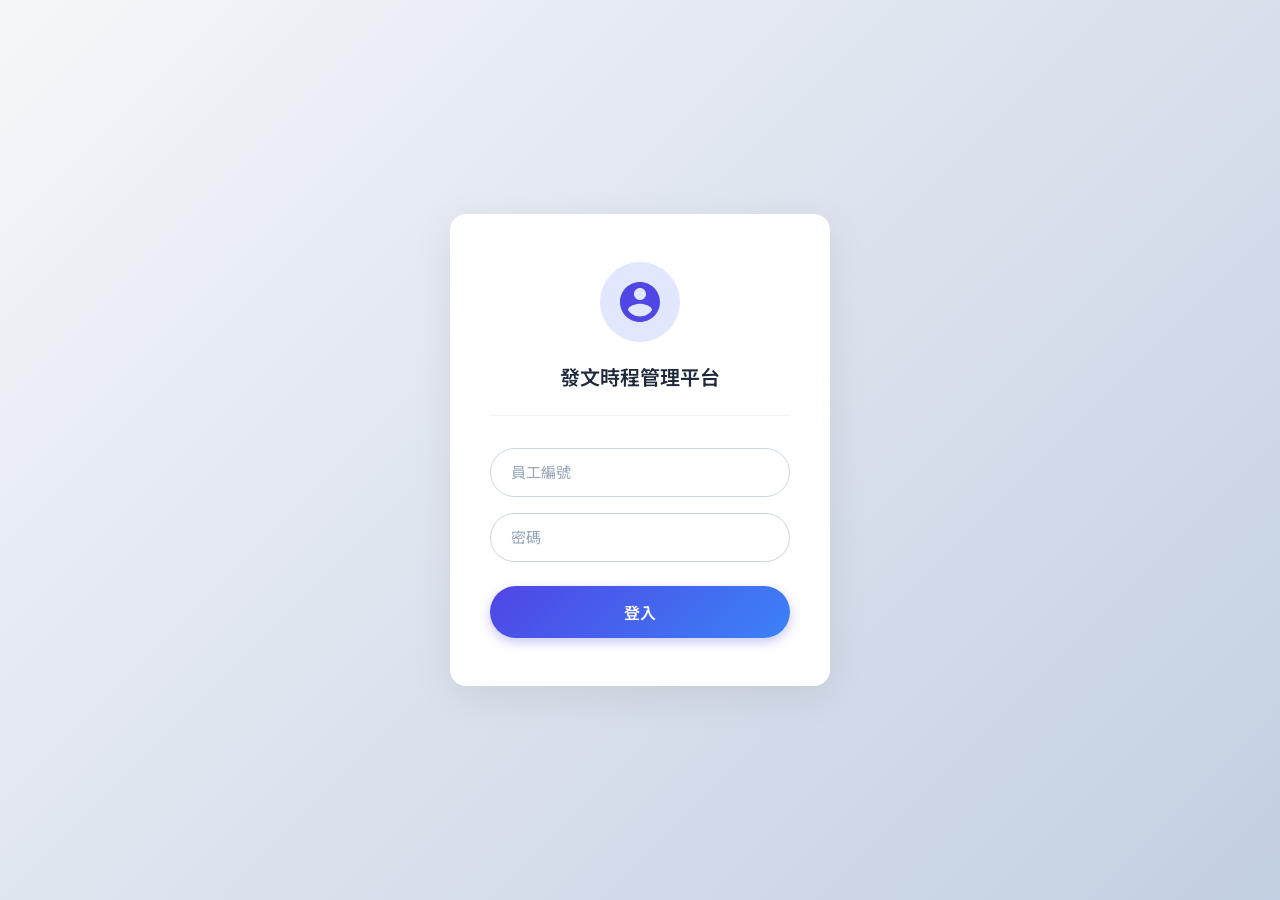
<file: index-test.html>
<!DOCTYPE html>
<html lang="zh-Hant">
<head>
<meta charset="UTF-8">
<meta name="viewport" content="width=device-width, initial-scale=1.0, maximum-scale=1.0, user-scalable=no">
<title>發文時程管理平台</title>

<link rel="stylesheet" href="style.css">
</head>

<body>
    <div id="app"></div>
    <script>
      window.onerror = function(msg, url, line) {
        document.getElementById('app').innerHTML = '<div style="color:red;font-size:24px;padding:20px;">Error: ' + msg + '<br>Line: ' + line + '</div>';
      };
    </script>
    <!-- Sync Indicator -->
<div id="syncIndicator" class="sync-indicator hidden">
  <div class="sync-spinner"></div>
  <span id="syncText">同步中...</span>
</div>

<!-- Fullscreen Loader -->
<div id="fullScreenLoader" class="fullscreen-loader hidden">
  <div class="fs-spinner"></div>
  <div id="fsLoaderText" class="fs-text">系統載入中...</div>
</div>

<!-- Login Screen -->
<div id="loginModal" class="login-screen hidden">
  <div class="login-box clean-style">
    <div class="login-avatar">
      <svg viewBox="0 0 24 24" fill="currentColor">
        <path d="M12 2C6.48 2 2 6.48 2 12s4.48 10 10 10 10-4.48 10-10S17.52 2 12 2zm0 3c1.66 0 3 1.34 3 3s-1.34 3-3 3-3-1.34-3-3 1.34-3 3-3zm0 14.2c-2.5 0-4.71-1.28-6-3.22.03-1.99 4-3.08 6-3.08 1.99 0 5.97 1.09 6 3.08-1.29 1.94-3.5 3.22-6 3.22z"></path>
      </svg>
    </div>
    <div class="login-title">發文時程管理平台</div>
    <div class="login-divider"></div>
    
    <div class="login-input-group">
      <input type="text" id="loginAccount" class="pill-input" placeholder="員工編號">
      <input type="password" id="loginPassword" class="pill-input" placeholder="密碼">
    </div>
    
    <div id="loginError" class="login-error hidden">帳號或密碼錯誤</div>
    <button id="loginBtn" class="btn pill-btn">登入</button>
  </div>
</div>

<script src="app-test.js"></script>
</body>
</html>
</file>
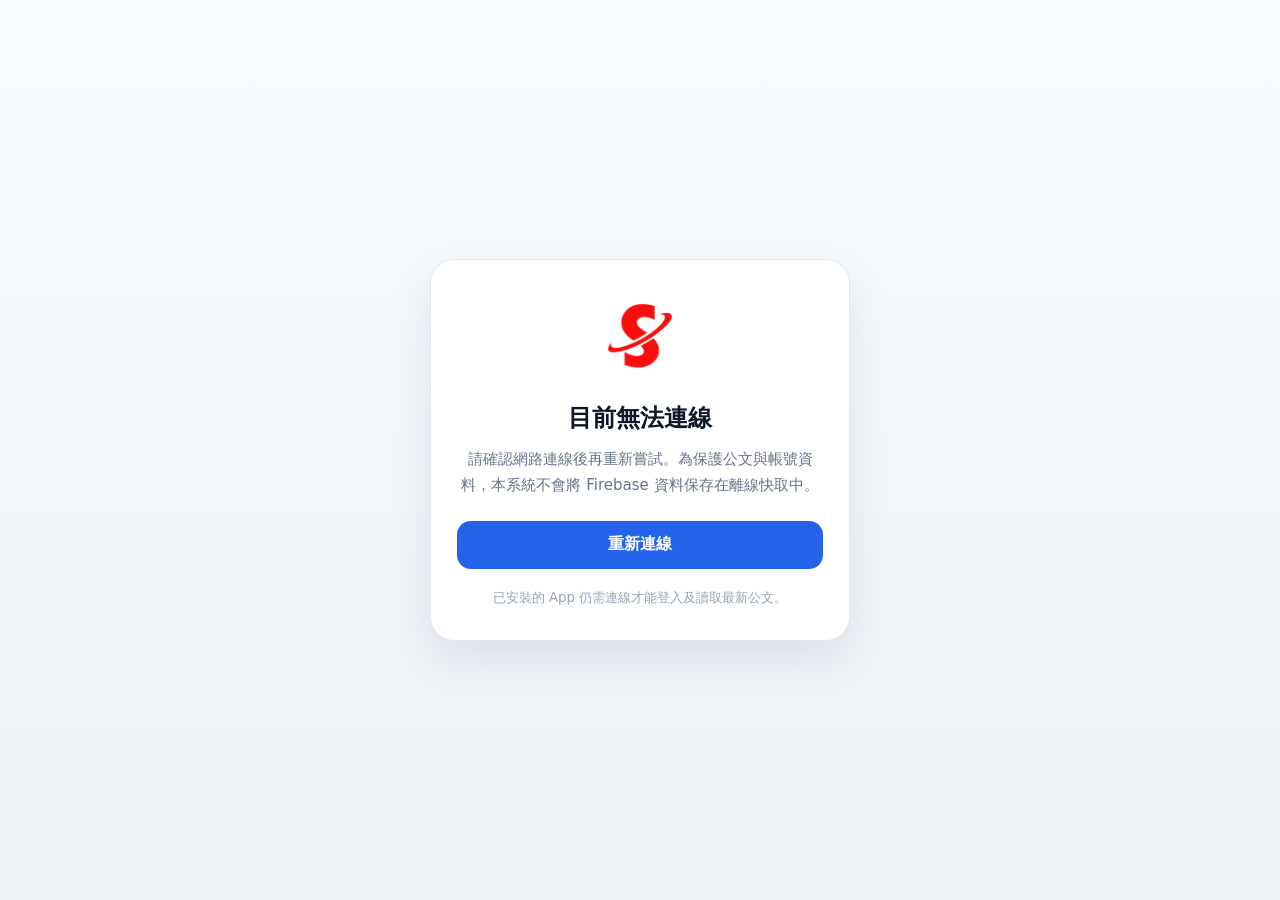
<file: offline.html>
<!doctype html>
<html lang="zh-Hant">
<head>
  <meta charset="utf-8">
  <meta name="viewport" content="width=device-width,initial-scale=1,viewport-fit=cover">
  <meta name="theme-color" content="#ffffff">
  <title>目前無法連線｜發文時程管理平台</title>
  <style>
    *{box-sizing:border-box}body{margin:0;min-height:100vh;min-height:100dvh;display:grid;place-items:center;padding:24px;background:linear-gradient(180deg,#f8fbff,#eef2f7);font-family:"Noto Sans TC",system-ui,sans-serif;color:#0f172a}.offline-card{width:min(100%,420px);padding:32px 26px;text-align:center;background:#fff;border:1px solid #e2e8f0;border-radius:24px;box-shadow:0 18px 45px rgba(15,23,42,.09)}img{width:88px;height:88px;border-radius:22px;margin-bottom:18px}h1{margin:0 0 12px;font-size:24px}p{margin:0 0 22px;color:#64748b;line-height:1.75;font-size:15px}button{width:100%;min-height:48px;border:0;border-radius:14px;background:#2563eb;color:#fff;font-size:16px;font-weight:700;cursor:pointer}small{display:block;margin-top:18px;color:#94a3b8;line-height:1.6}
  </style>
</head>
<body>
  <main class="offline-card">
    <img src="assets/icons/app-icon-white-192.png" alt="發文時程管理平台">
    <h1>目前無法連線</h1>
    <p>請確認網路連線後再重新嘗試。為保護公文與帳號資料，本系統不會將 Firebase 資料保存在離線快取中。</p>
    <button type="button" onclick="location.reload()">重新連線</button>
    <small>已安裝的 App 仍需連線才能登入及讀取最新公文。</small>
  </main>
</body>
</html>
</file>
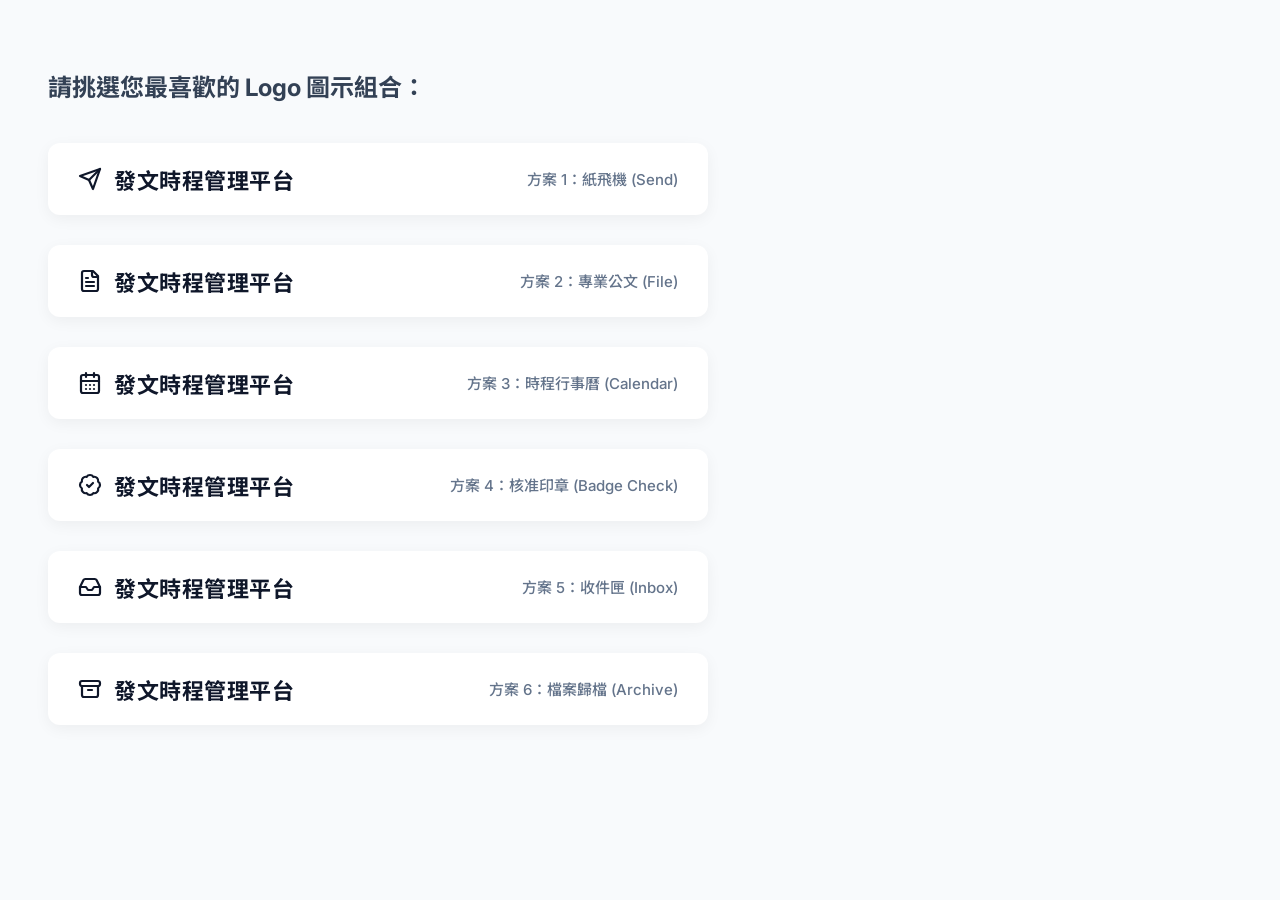
<file: preview-icons.html>
<!DOCTYPE html>
<html lang="zh-Hant">
<head>
<meta charset="UTF-8">
<meta name="viewport" content="width=device-width, initial-scale=1.0">
<title>Logo 圖示預覽</title>
<link href="https://fonts.googleapis.com/css2?family=Inter:wght@400;500;600;700&family=Noto+Sans+TC:wght@400;500;600;700&display=swap" rel="stylesheet">
<style>
  body {
    background-color: #f8fafc; /* 淺灰底色，模擬側邊欄 */
    font-family: "Inter", "Noto Sans TC", sans-serif;
    padding: 40px;
    display: flex;
    flex-direction: column;
    gap: 30px;
    color: #0f172a; /* 模擬修改後的深色 Logo */
  }
  .preview-card {
    background: white;
    padding: 20px 30px;
    border-radius: 12px;
    box-shadow: 0 4px 15px rgba(0,0,0,0.05);
    display: flex;
    align-items: center;
    justify-content: space-between;
    max-width: 600px;
  }
  .logo-mock {
    display: flex;
    align-items: center;
    gap: 12px;
    font-size: 22px;
    font-weight: 700;
    letter-spacing: 0.5px;
  }
  .desc {
    color: #64748b;
    font-size: 15px;
    font-weight: 500;
  }
  h2 {
    margin-bottom: 10px;
    color: #334155;
  }
</style>
</head>
<body>

  <h2>請挑選您最喜歡的 Logo 圖示組合：</h2>

  <div class="preview-card">
    <div class="logo-mock">
      <!-- 1. 紙飛機 -->
      <svg viewBox="0 0 24 24" fill="none" stroke="currentColor" stroke-linecap="round" stroke-linejoin="round" stroke-width="2.2" style="width: 24px; height: 24px;">
        <path d="m22 2-7 20-4-9-9-4Z"></path>
        <path d="M22 2 11 13"></path>
      </svg>
      發文時程管理平台
    </div>
    <div class="desc">方案 1：紙飛機 (Send)</div>
  </div>

  <div class="preview-card">
    <div class="logo-mock">
      <!-- 2. 專業公文 -->
      <svg viewBox="0 0 24 24" fill="none" stroke="currentColor" stroke-linecap="round" stroke-linejoin="round" stroke-width="2.2" style="width: 24px; height: 24px;">
        <path d="M15 2H6a2 2 0 0 0-2 2v16a2 2 0 0 0 2 2h12a2 2 0 0 0 2-2V7Z"></path>
        <path d="M14 2v4a2 2 0 0 0 2 2h4"></path>
        <path d="M10 9H8"></path>
        <path d="M16 13H8"></path>
        <path d="M16 17H8"></path>
      </svg>
      發文時程管理平台
    </div>
    <div class="desc">方案 2：專業公文 (File)</div>
  </div>

  <div class="preview-card">
    <div class="logo-mock">
      <!-- 3. 時程行事曆 -->
      <svg viewBox="0 0 24 24" fill="none" stroke="currentColor" stroke-linecap="round" stroke-linejoin="round" stroke-width="2.2" style="width: 24px; height: 24px;">
        <rect width="18" height="18" x="3" y="4" rx="2" ry="2"></rect>
        <line x1="16" x2="16" y1="2" y2="6"></line>
        <line x1="8" x2="8" y1="2" y2="6"></line>
        <line x1="3" x2="21" y1="10" y2="10"></line>
        <path d="M8 14h.01"></path>
        <path d="M12 14h.01"></path>
        <path d="M16 14h.01"></path>
        <path d="M8 18h.01"></path>
        <path d="M12 18h.01"></path>
        <path d="M16 18h.01"></path>
      </svg>
      發文時程管理平台
    </div>
    <div class="desc">方案 3：時程行事曆 (Calendar)</div>
  </div>

  <div class="preview-card">
    <div class="logo-mock">
      <!-- 4. 核准印章 -->
      <svg viewBox="0 0 24 24" fill="none" stroke="currentColor" stroke-linecap="round" stroke-linejoin="round" stroke-width="2.2" style="width: 24px; height: 24px;">
        <path d="M3.85 8.62a4 4 0 0 1 4.78-4.77 4 4 0 0 1 6.74 0 4 4 0 0 1 4.78 4.78 4 4 0 0 1 0 6.74 4 4 0 0 1-4.77 4.78 4 4 0 0 1-6.75 0 4 4 0 0 1-4.78-4.77 4 4 0 0 1 0-6.76Z"></path>
        <path d="m9 12 2 2 4-4"></path>
      </svg>
      發文時程管理平台
    </div>
    <div class="desc">方案 4：核准印章 (Badge Check)</div>
  </div>

  <div class="preview-card">
    <div class="logo-mock">
      <!-- 5. 收發件公文匣 -->
      <svg viewBox="0 0 24 24" fill="none" stroke="currentColor" stroke-linecap="round" stroke-linejoin="round" stroke-width="2.2" style="width: 24px; height: 24px;">
        <polyline points="22 12 16 12 14 15 10 15 8 12 2 12"></polyline>
        <path d="M5.45 5.11 2 12v6a2 2 0 0 0 2 2h16a2 2 0 0 0 2-2v-6l-3.45-6.89A2 2 0 0 0 16.76 4H7.24a2 2 0 0 0-1.79 1.11z"></path>
      </svg>
      發文時程管理平台
    </div>
    <div class="desc">方案 5：收件匣 (Inbox)</div>
  </div>

  <div class="preview-card">
    <div class="logo-mock">
      <!-- 6. 檔案歸檔 -->
      <svg viewBox="0 0 24 24" fill="none" stroke="currentColor" stroke-linecap="round" stroke-linejoin="round" stroke-width="2.2" style="width: 24px; height: 24px;">
        <rect width="20" height="5" x="2" y="4" rx="2"></rect>
        <path d="M4 9v9a2 2 0 0 0 2 2h12a2 2 0 0 0 2-2V9"></path>
        <path d="M10 13h4"></path>
      </svg>
      發文時程管理平台
    </div>
    <div class="desc">方案 6：檔案歸檔 (Archive)</div>
  </div>

</body>
</html>
</file>
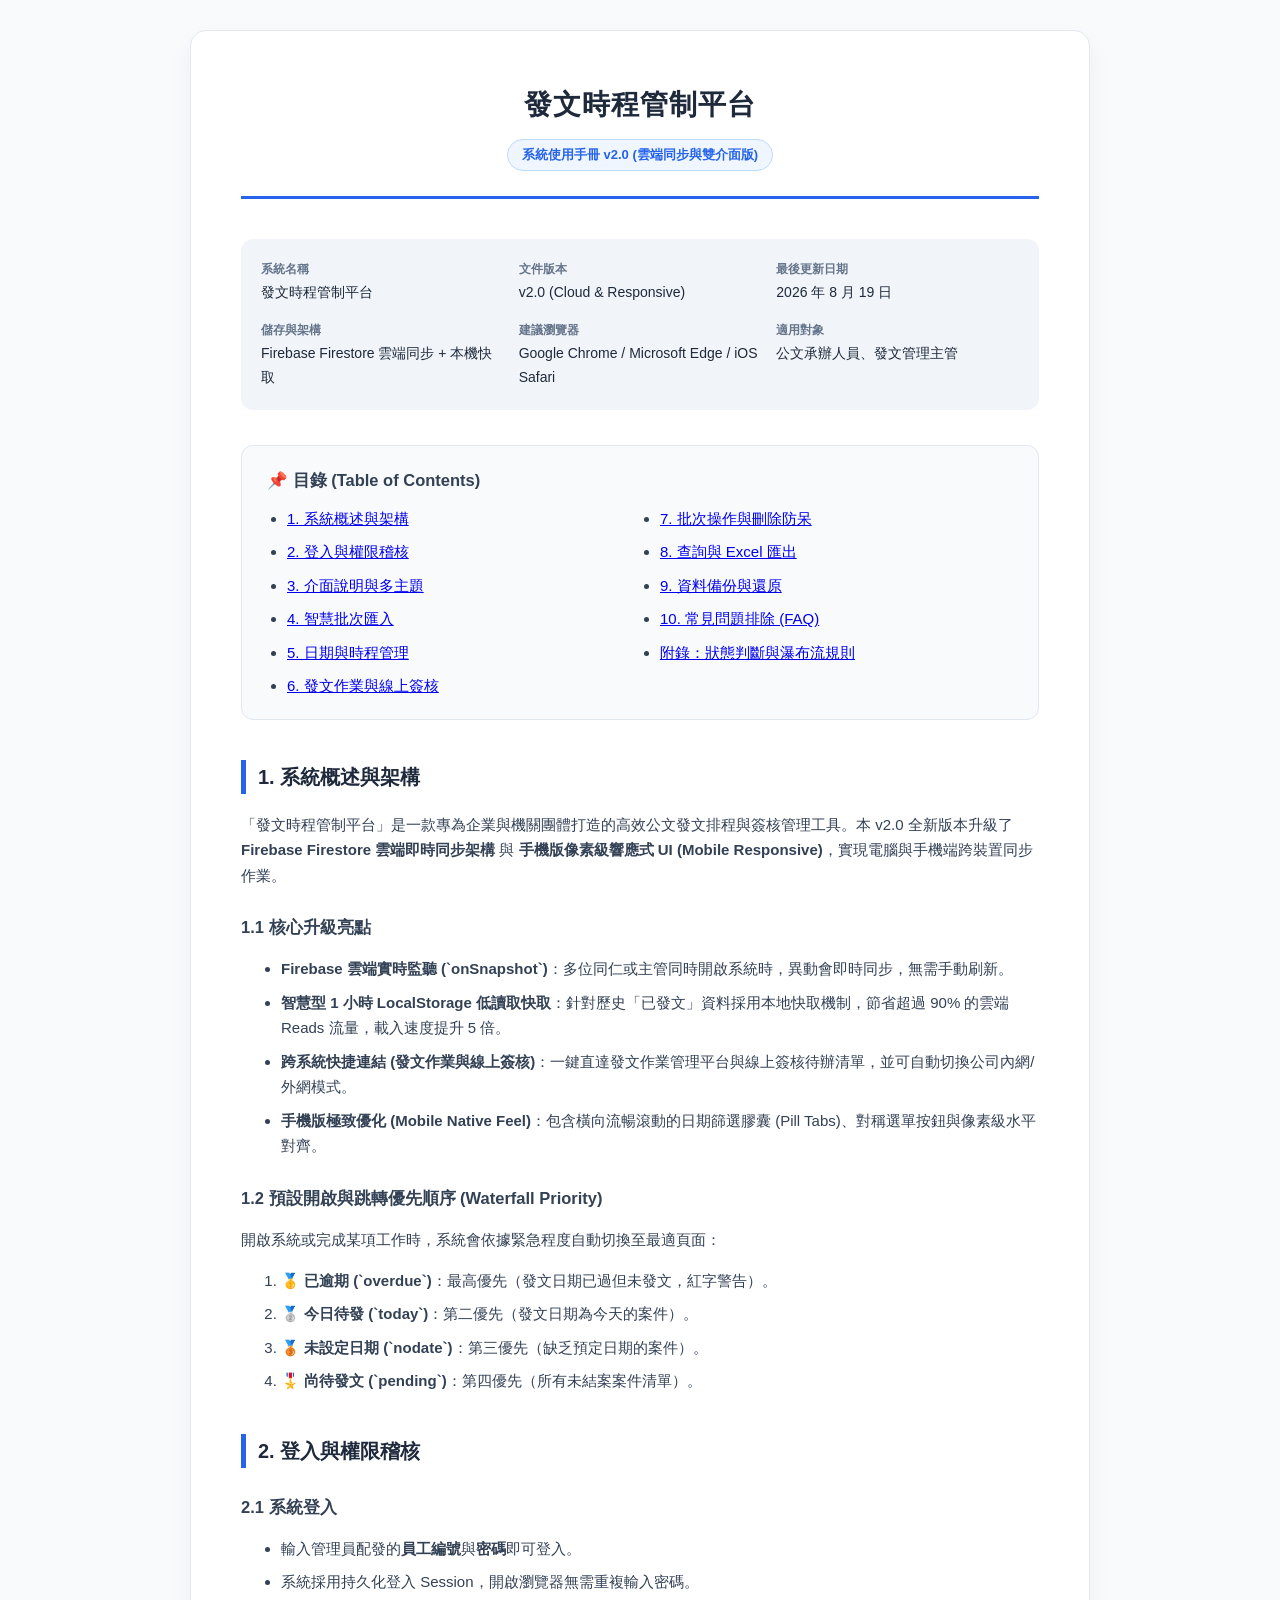
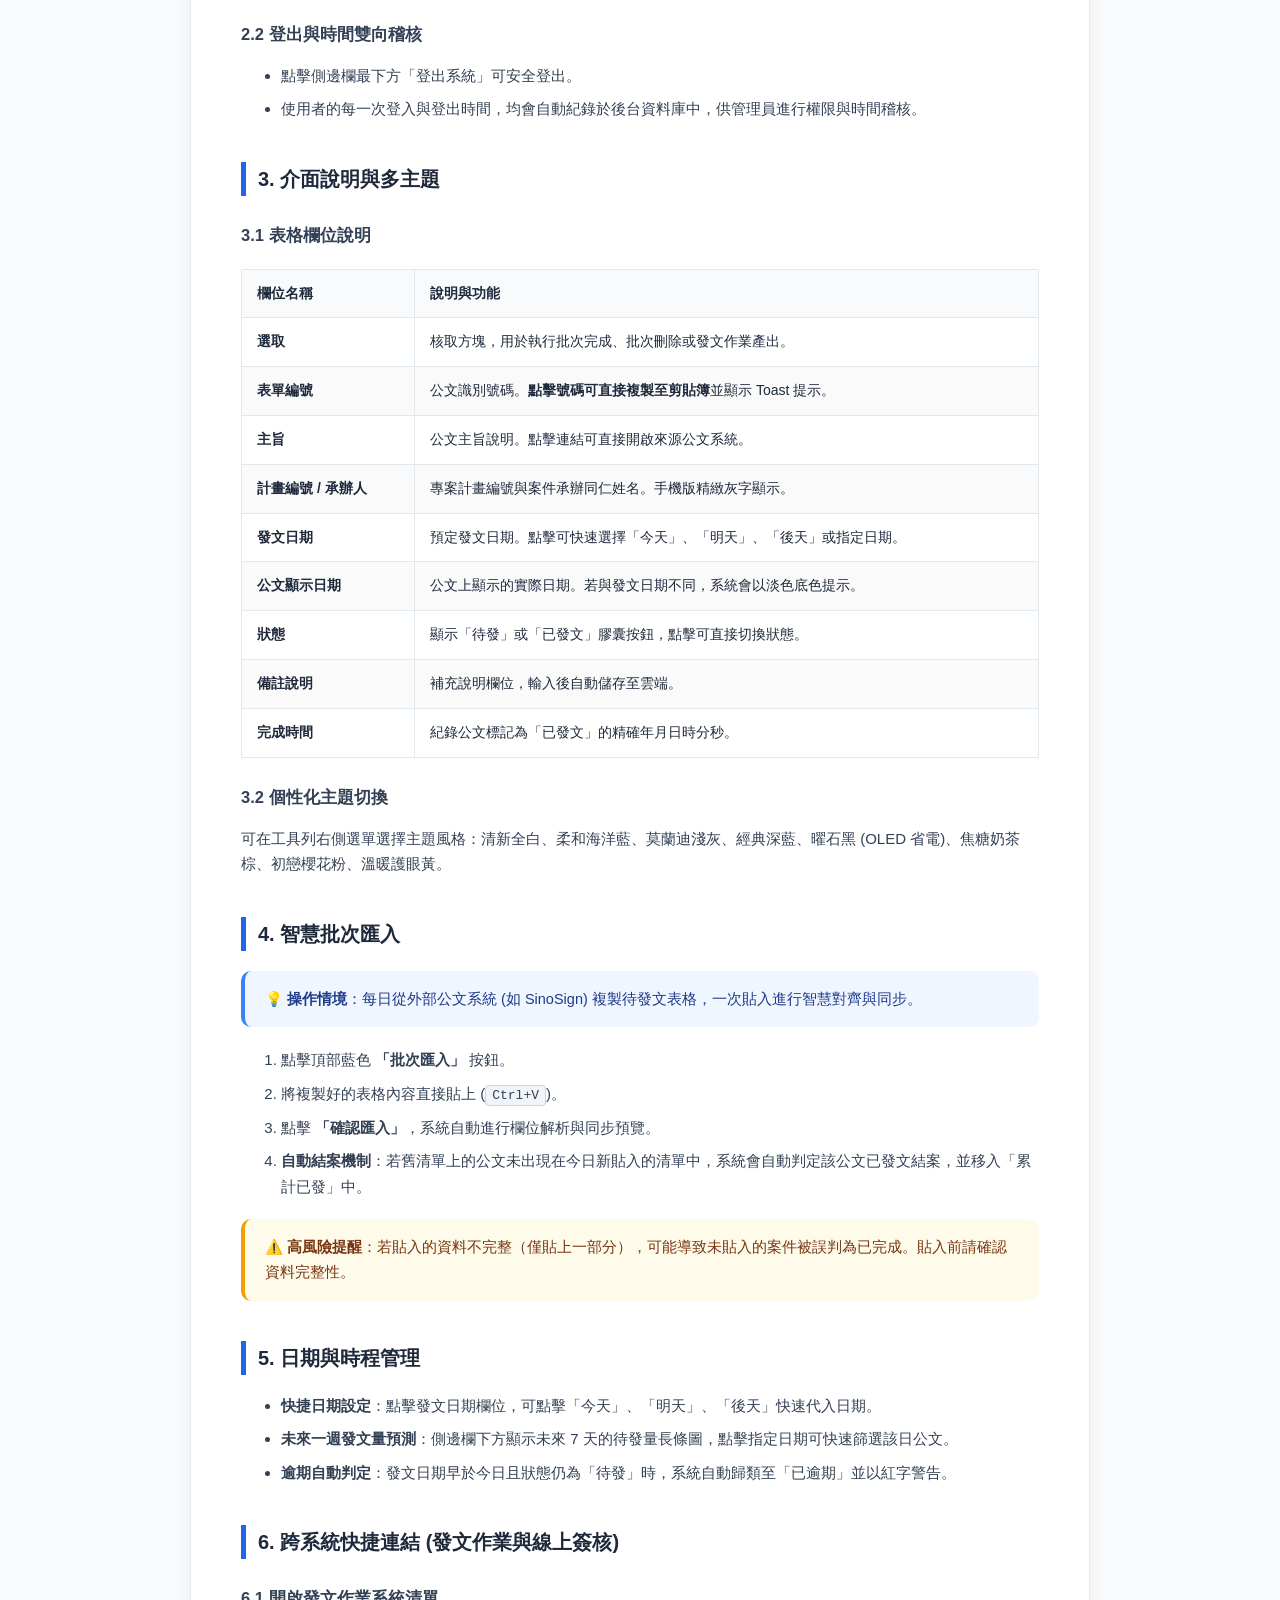
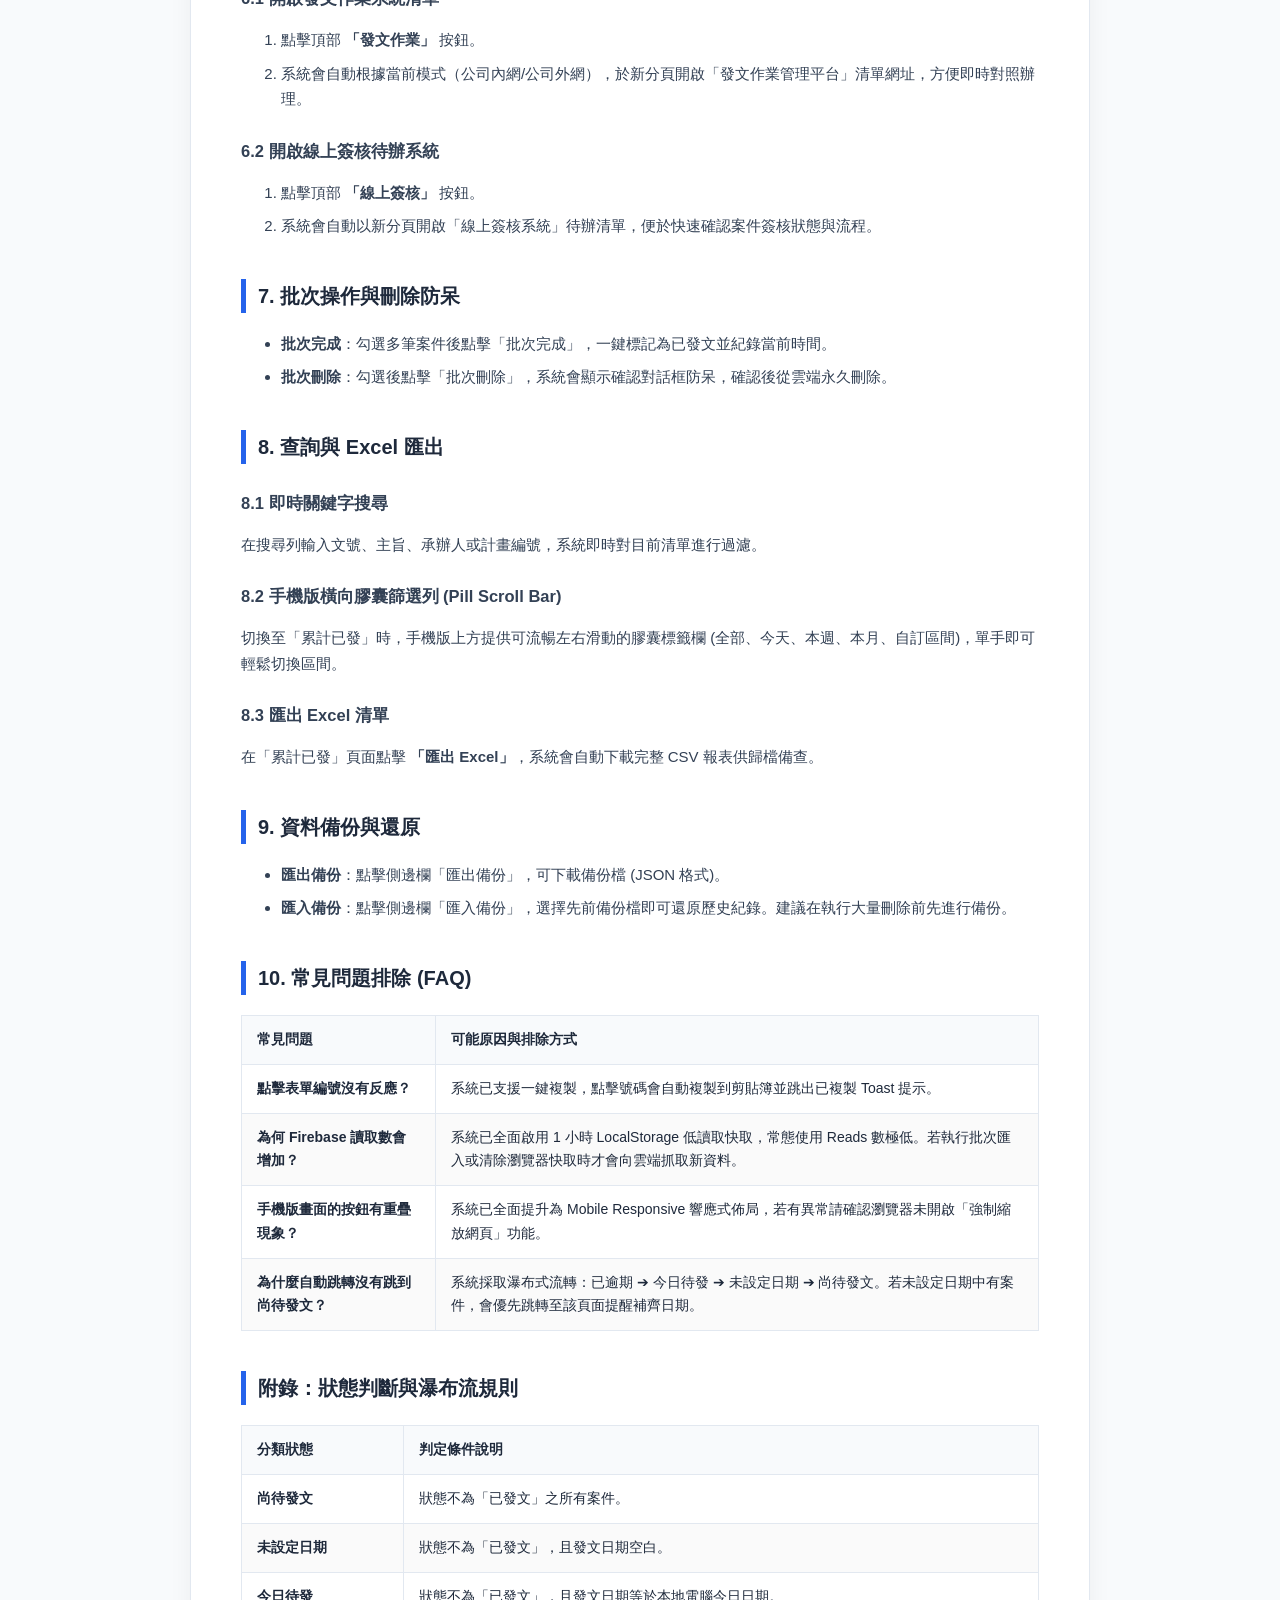
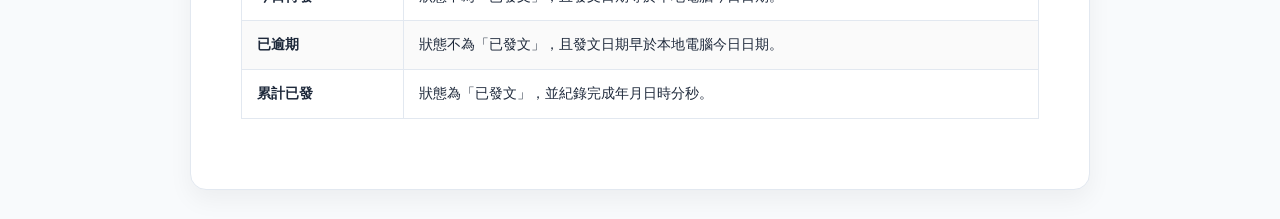
<file: UserManual.html>
<!DOCTYPE html>
<html lang="zh-Hant">
<head>
<meta charset="UTF-8">
<meta name="viewport" content="width=device-width, initial-scale=1.0">
<title>發文時程管制平台 - 系統使用手冊 v2.0 (雲端同步與雙介面版)</title>
<style>
  :root {
    --primary: #2563eb;
    --primary-dark: #1d4ed8;
    --primary-light: #eff6ff;
    --text-main: #1e293b;
    --text-muted: #64748b;
    --border-color: #e2e8f0;
    --bg-page: #f8fafc;
    --bg-card: #ffffff;
    --danger: #ef4444;
    --warning: #f59e0b;
    --success: #10b981;
  }
  * { box-sizing: border-box; }
  body {
    font-family: -apple-system, BlinkMacSystemFont, "Segoe UI", Roboto, "Helvetica Neue", Arial, "Microsoft JhengHei", sans-serif;
    line-height: 1.7;
    color: var(--text-main);
    background-color: var(--bg-page);
    margin: 0;
    padding: 30px 15px;
  }
  .manual-container {
    max-width: 900px;
    margin: 0 auto;
    background: var(--bg-card);
    padding: 50px;
    border-radius: 16px;
    box-shadow: 0 10px 25px rgba(0,0,0,0.05);
    border: 1px solid var(--border-color);
  }
  .header {
    text-align: center;
    border-bottom: 3px solid var(--primary);
    padding-bottom: 25px;
    margin-bottom: 40px;
  }
  .header h1 {
    font-size: 28px;
    color: var(--text-main);
    margin: 0 0 10px 0;
    letter-spacing: 1px;
  }
  .header .badge {
    display: inline-block;
    background: var(--primary-light);
    color: var(--primary);
    padding: 4px 14px;
    border-radius: 999px;
    font-size: 13px;
    font-weight: 600;
    border: 1px solid #bfdbfe;
  }
  .meta-grid {
    display: grid;
    grid-template-columns: repeat(auto-fit, minmax(200px, 1fr));
    gap: 15px;
    background: #f1f5f9;
    padding: 20px;
    border-radius: 12px;
    margin-bottom: 35px;
    font-size: 14px;
  }
  .meta-item strong {
    color: var(--text-muted);
    display: block;
    font-size: 12px;
    text-transform: uppercase;
    margin-bottom: 2px;
  }
  h2 {
    color: var(--text-main);
    font-size: 20px;
    border-left: 5px solid var(--primary);
    padding-left: 12px;
    margin-top: 40px;
    margin-bottom: 18px;
  }
  h3 {
    color: #334155;
    font-size: 16.5px;
    margin-top: 25px;
    margin-bottom: 12px;
  }
  p, ul, ol {
    font-size: 15px;
    color: #334155;
  }
  li { margin-bottom: 8px; }
  
  table {
    width: 100%;
    border-collapse: collapse;
    margin: 20px 0;
    font-size: 14px;
  }
  th, td {
    border: 1px solid var(--border-color);
    padding: 12px 15px;
    text-align: left;
  }
  th {
    background-color: #f8fafc;
    color: var(--text-main);
    font-weight: 600;
  }
  tr:nth-child(even) { background-color: #fafafa; }

  .alert {
    padding: 16px 20px;
    border-radius: 10px;
    margin: 20px 0;
    font-size: 14.5px;
    border-left: 4px solid;
  }
  .alert-info {
    background-color: #eff6ff;
    border-color: #3b82f6;
    color: #1e3a8a;
  }
  .alert-warning {
    background-color: #fffbebfb;
    background-color: #fffbeb;
    border-color: #f59e0b;
    color: #78350f;
  }
  .alert-danger {
    background-color: #fef2f2;
    border-color: #ef4444;
    color: #991b1b;
  }
  .keyboard {
    background: #f1f5f9;
    border: 1px solid #cbd5e1;
    padding: 2px 6px;
    border-radius: 4px;
    font-family: monospace;
    font-size: 13px;
  }
  .toc {
    background: #f8fafc;
    border: 1px solid var(--border-color);
    border-radius: 12px;
    padding: 20px 25px;
    margin-bottom: 35px;
  }
  .toc h3 { margin-top: 0; }
  .toc ul {
    column-count: 2;
    column-gap: 20px;
    margin: 0;
    padding-left: 20px;
  }
  @media (max-width: 600px) {
    .toc ul { column-count: 1; }
    .manual-container { padding: 25px 18px; }
  }
  @media print {
    body { background: #fff; padding: 0; }
    .manual-container { box-shadow: none; border: none; padding: 0; max-width: 100%; }
    .print-break { page-break-before: always; }
  }
</style>
</head>
<body>

<div class="manual-container">

  <div class="header">
    <h1>發文時程管制平台</h1>
    <span class="badge">系統使用手冊 v2.0 (雲端同步與雙介面版)</span>
  </div>

  <div class="meta-grid">
    <div class="meta-item"><strong>系統名稱</strong>發文時程管制平台</div>
    <div class="meta-item"><strong>文件版本</strong>v2.0 (Cloud & Responsive)</div>
    <div class="meta-item"><strong>最後更新日期</strong>2026 年 8 月 19 日</div>
    <div class="meta-item"><strong>儲存與架構</strong>Firebase Firestore 雲端同步 + 本機快取</div>
    <div class="meta-item"><strong>建議瀏覽器</strong>Google Chrome / Microsoft Edge / iOS Safari</div>
    <div class="meta-item"><strong>適用對象</strong>公文承辦人員、發文管理主管</div>
  </div>

  <div class="toc">
    <h3>📌 目錄 (Table of Contents)</h3>
    <ul>
      <li><a href="#sec1">1. 系統概述與架構</a></li>
      <li><a href="#sec2">2. 登入與權限稽核</a></li>
      <li><a href="#sec3">3. 介面說明與多主題</a></li>
      <li><a href="#sec4">4. 智慧批次匯入</a></li>
      <li><a href="#sec5">5. 日期與時程管理</a></li>
      <li><a href="#sec6">6. 發文作業與線上簽核</a></li>
      <li><a href="#sec7">7. 批次操作與刪除防呆</a></li>
      <li><a href="#sec8">8. 查詢與 Excel 匯出</a></li>
      <li><a href="#sec9">9. 資料備份與還原</a></li>
      <li><a href="#sec10">10. 常見問題排除 (FAQ)</a></li>
      <li><a href="#appendix">附錄：狀態判斷與瀑布流規則</a></li>
    </ul>
  </div>

  <!-- SECTION 1 -->
  <h2 id="sec1">1. 系統概述與架構</h2>
  <p>「發文時程管制平台」是一款專為企業與機關團體打造的高效公文發文排程與簽核管理工具。本 v2.0 全新版本升級了 <strong>Firebase Firestore 雲端即時同步架構</strong> 與 <strong>手機版像素級響應式 UI (Mobile Responsive)</strong>，實現電腦與手機端跨裝置同步作業。</p>

  <h3>1.1 核心升級亮點</h3>
  <ul>
    <li><strong>Firebase 雲端實時監聽 (`onSnapshot`)</strong>：多位同仁或主管同時開啟系統時，異動會即時同步，無需手動刷新。</li>
    <li><strong>智慧型 1 小時 LocalStorage 低讀取快取</strong>：針對歷史「已發文」資料採用本地快取機制，節省超過 90% 的雲端 Reads 流量，載入速度提升 5 倍。</li>
    <li><strong>跨系統快捷連結 (發文作業與線上簽核)</strong>：一鍵直達發文作業管理平台與線上簽核待辦清單，並可自動切換公司內網/外網模式。</li>
    <li><strong>手機版極致優化 (Mobile Native Feel)</strong>：包含橫向流暢滾動的日期篩選膠囊 (Pill Tabs)、對稱選單按鈕與像素級水平對齊。</li>
  </ul>

  <h3>1.2 預設開啟與跳轉優先順序 (Waterfall Priority)</h3>
  <p>開啟系統或完成某項工作時，系統會依據緊急程度自動切換至最適頁面：</p>
  <ol>
    <li>🥇 <strong>已逾期 (`overdue`)</strong>：最高優先（發文日期已過但未發文，紅字警告）。</li>
    <li>🥈 <strong>今日待發 (`today`)</strong>：第二優先（發文日期為今天的案件）。</li>
    <li>🥉 <strong>未設定日期 (`nodate`)</strong>：第三優先（缺乏預定日期的案件）。</li>
    <li>🎖️ <strong>尚待發文 (`pending`)</strong>：第四優先（所有未結案案件清單）。</li>
  </ol>

  <!-- SECTION 2 -->
  <h2 id="sec2">2. 登入與權限稽核</h2>
  <h3>2.1 系統登入</h3>
  <ul>
    <li>輸入管理員配發的<strong>員工編號</strong>與<strong>密碼</strong>即可登入。</li>
    <li>系統採用持久化登入 Session，開啟瀏覽器無需重複輸入密碼。</li>
  </ul>

  <h3>2.2 登出與時間雙向稽核</h3>
  <ul>
    <li>點擊側邊欄最下方「登出系統」可安全登出。</li>
    <li>使用者的每一次登入與登出時間，均會自動紀錄於後台資料庫中，供管理員進行權限與時間稽核。</li>
  </ul>

  <!-- SECTION 3 -->
  <h2 id="sec3">3. 介面說明與多主題</h2>
  <h3>3.1 表格欄位說明</h3>
  <table>
    <thead>
      <tr><th>欄位名稱</th><th>說明與功能</th></tr>
    </thead>
    <tbody>
      <tr><td><strong>選取</strong></td><td>核取方塊，用於執行批次完成、批次刪除或發文作業產出。</td></tr>
      <tr><td><strong>表單編號</strong></td><td>公文識別號碼。<strong>點擊號碼可直接複製至剪貼簿</strong>並顯示 Toast 提示。</td></tr>
      <tr><td><strong>主旨</strong></td><td>公文主旨說明。點擊連結可直接開啟來源公文系統。</td></tr>
      <tr><td><strong>計畫編號 / 承辦人</strong></td><td>專案計畫編號與案件承辦同仁姓名。手機版精緻灰字顯示。</td></tr>
      <tr><td><strong>發文日期</strong></td><td>預定發文日期。點擊可快速選擇「今天」、「明天」、「後天」或指定日期。</td></tr>
      <tr><td><strong>公文顯示日期</strong></td><td>公文上顯示的實際日期。若與發文日期不同，系統會以淡色底色提示。</td></tr>
      <tr><td><strong>狀態</strong></td><td>顯示「待發」或「已發文」膠囊按鈕，點擊可直接切換狀態。</td></tr>
      <tr><td><strong>備註說明</strong></td><td>補充說明欄位，輸入後自動儲存至雲端。</td></tr>
      <tr><td><strong>完成時間</strong></td><td>紀錄公文標記為「已發文」的精確年月日時分秒。</td></tr>
    </tbody>
  </table>

  <h3>3.2 個性化主題切換</h3>
  <p>可在工具列右側選單選擇主題風格：清新全白、柔和海洋藍、莫蘭迪淺灰、經典深藍、曜石黑 (OLED 省電)、焦糖奶茶棕、初戀櫻花粉、溫暖護眼黃。</p>

  <!-- SECTION 4 -->
  <h2 id="sec4" class="print-break">4. 智慧批次匯入</h2>
  <div class="alert alert-info">
    💡 <strong>操作情境</strong>：每日從外部公文系統 (如 SinoSign) 複製待發文表格，一次貼入進行智慧對齊與同步。
  </div>
  <ol>
    <li>點擊頂部藍色 <strong>「批次匯入」</strong> 按鈕。</li>
    <li>將複製好的表格內容直接貼上 (<span class="keyboard">Ctrl+V</span>)。</li>
    <li>點擊 <strong>「確認匯入」</strong>，系統自動進行欄位解析與同步預覽。</li>
    <li><strong>自動結案機制</strong>：若舊清單上的公文未出現在今日新貼入的清單中，系統會自動判定該公文已發文結案，並移入「累計已發」中。</li>
  </ol>

  <div class="alert alert-warning">
    ⚠️ <strong>高風險提醒</strong>：若貼入的資料不完整（僅貼上一部分），可能導致未貼入的案件被誤判為已完成。貼入前請確認資料完整性。
  </div>

  <!-- SECTION 5 -->
  <h2 id="sec5">5. 日期與時程管理</h2>
  <ul>
    <li><strong>快捷日期設定</strong>：點擊發文日期欄位，可點擊「今天」、「明天」、「後天」快速代入日期。</li>
    <li><strong>未來一週發文量預測</strong>：側邊欄下方顯示未來 7 天的待發量長條圖，點擊指定日期可快速篩選該日公文。</li>
    <li><strong>逾期自動判定</strong>：發文日期早於今日且狀態仍為「待發」時，系統自動歸類至「已逾期」並以紅字警告。</li>
  </ul>

  <!-- SECTION 6 -->
  <h2 id="sec6">6. 跨系統快捷連結 (發文作業與線上簽核)</h2>
  <h3>6.1 開啟發文作業系統清單</h3>
  <ol>
    <li>點擊頂部 <strong>「發文作業」</strong> 按鈕。</li>
    <li>系統會自動根據當前模式（公司內網/公司外網），於新分頁開啟「發文作業管理平台」清單網址，方便即時對照辦理。</li>
  </ol>

  <h3>6.2 開啟線上簽核待辦系統</h3>
  <ol>
    <li>點擊頂部 <strong>「線上簽核」</strong> 按鈕。</li>
    <li>系統會自動以新分頁開啟「線上簽核系統」待辦清單，便於快速確認案件簽核狀態與流程。</li>
  </ol>

  <!-- SECTION 7 -->
  <h2 id="sec7">7. 批次操作與刪除防呆</h2>
  <ul>
    <li><strong>批次完成</strong>：勾選多筆案件後點擊「批次完成」，一鍵標記為已發文並紀錄當前時間。</li>
    <li><strong>批次刪除</strong>：勾選後點擊「批次刪除」，系統會顯示確認對話框防呆，確認後從雲端永久刪除。</li>
  </ul>

  <!-- SECTION 8 -->
  <h2 id="sec8">8. 查詢與 Excel 匯出</h2>
  <h3>8.1 即時關鍵字搜尋</h3>
  <p>在搜尋列輸入文號、主旨、承辦人或計畫編號，系統即時對目前清單進行過濾。</p>

  <h3>8.2 手機版橫向膠囊篩選列 (Pill Scroll Bar)</h3>
  <p>切換至「累計已發」時，手機版上方提供可流暢左右滑動的膠囊標籤欄 (全部、今天、本週、本月、自訂區間)，單手即可輕鬆切換區間。</p>

  <h3>8.3 匯出 Excel 清單</h3>
  <p>在「累計已發」頁面點擊 <strong>「匯出 Excel」</strong>，系統會自動下載完整 CSV 報表供歸檔備查。</p>

  <!-- SECTION 9 -->
  <h2 id="sec9">9. 資料備份與還原</h2>
  <ul>
    <li><strong>匯出備份</strong>：點擊側邊欄「匯出備份」，可下載備份檔 (JSON 格式)。</li>
    <li><strong>匯入備份</strong>：點擊側邊欄「匯入備份」，選擇先前備份檔即可還原歷史紀錄。建議在執行大量刪除前先進行備份。</li>
  </ul>

  <!-- SECTION 10 -->
  <h2 id="sec10">10. 常見問題排除 (FAQ)</h2>
  <table>
    <thead>
      <tr><th>常見問題</th><th>可能原因與排除方式</th></tr>
    </thead>
    <tbody>
      <tr>
        <td><strong>點擊表單編號沒有反應？</strong></td>
        <td>系統已支援一鍵複製，點擊號碼會自動複製到剪貼簿並跳出已複製 Toast 提示。</td>
      </tr>
      <tr>
        <td><strong>為何 Firebase 讀取數會增加？</strong></td>
        <td>系統已全面啟用 1 小時 LocalStorage 低讀取快取，常態使用 Reads 數極低。若執行批次匯入或清除瀏覽器快取時才會向雲端抓取新資料。</td>
      </tr>
      <tr>
        <td><strong>手機版畫面的按鈕有重疊現象？</strong></td>
        <td>系統已全面提升為 Mobile Responsive 響應式佈局，若有異常請確認瀏覽器未開啟「強制縮放網頁」功能。</td>
      </tr>
      <tr>
        <td><strong>為什麼自動跳轉沒有跳到尚待發文？</strong></td>
        <td>系統採取瀑布式流轉：已逾期 ➔ 今日待發 ➔ 未設定日期 ➔ 尚待發文。若未設定日期中有案件，會優先跳轉至該頁面提醒補齊日期。</td>
      </tr>
    </tbody>
  </table>

  <!-- APPENDIX -->
  <h2 id="appendix">附錄：狀態判斷與瀑布流規則</h2>
  <table>
    <thead>
      <tr><th>分類狀態</th><th>判定條件說明</th></tr>
    </thead>
    <tbody>
      <tr><td><strong>尚待發文</strong></td><td>狀態不為「已發文」之所有案件。</td></tr>
      <tr><td><strong>未設定日期</strong></td><td>狀態不為「已發文」，且發文日期空白。</td></tr>
      <tr><td><strong>今日待發</strong></td><td>狀態不為「已發文」，且發文日期等於本地電腦今日日期。</td></tr>
      <tr><td><strong>已逾期</strong></td><td>狀態不為「已發文」，且發文日期早於本地電腦今日日期。</td></tr>
      <tr><td><strong>累計已發</strong></td><td>狀態為「已發文」，並紀錄完成年月日時分秒。</td></tr>
    </tbody>
  </table>

</div>

</body>
</html>
</file>
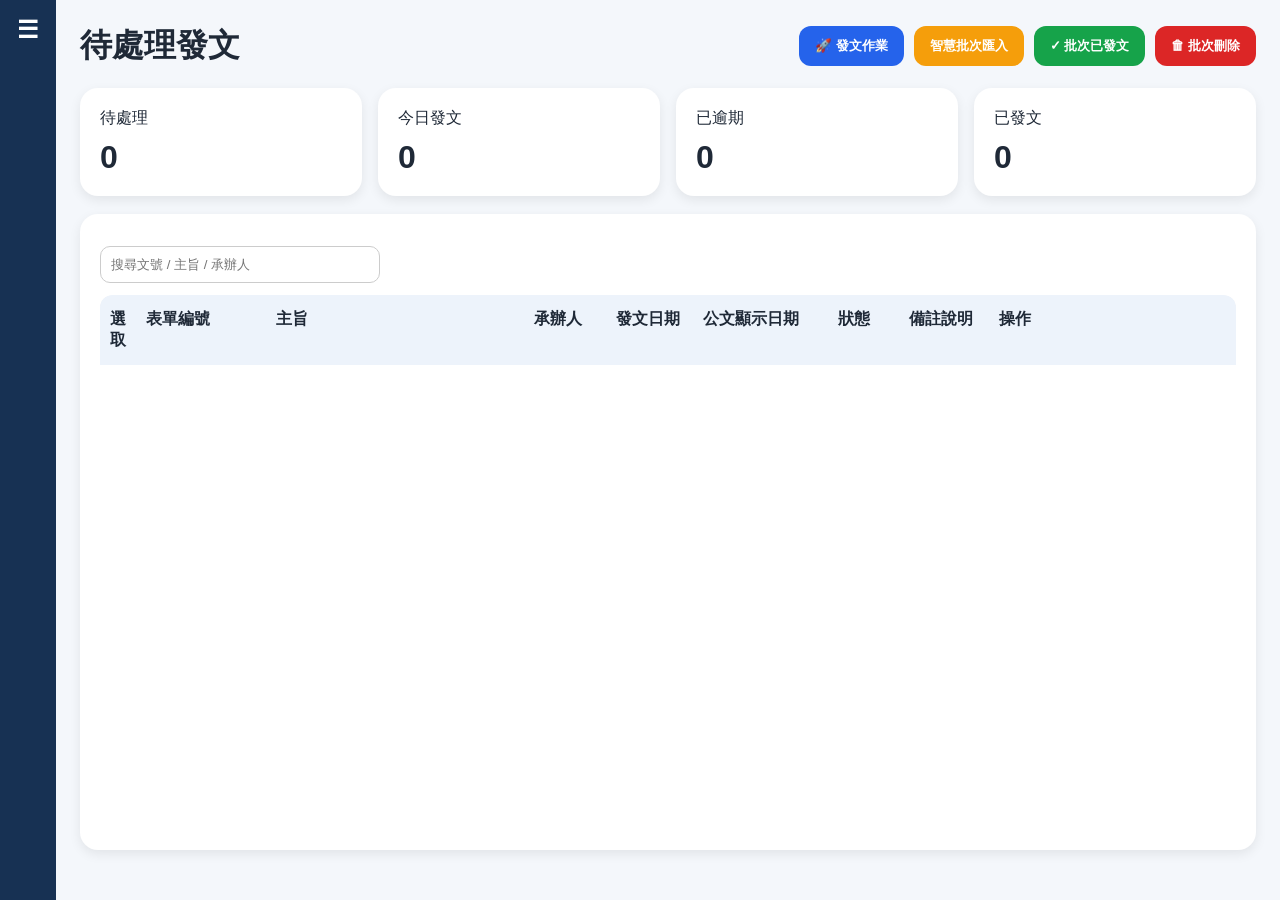
<file: 總收發工作台_v9.5_基於v9.4_膠囊彈窗版.html>
<!DOCTYPE html>
<html lang="zh-Hant">
<head>
<meta charset="UTF-8">
<meta name="viewport" content="width=device-width, initial-scale=1.0">
<title>總收發工作台 v7 正式穩定版</title>

<style>
*{margin:0;padding:0;box-sizing:border-box;font-family:"Microsoft JhengHei",sans-serif}
body{display:flex;height:100vh;background:#f4f7fb;color:#1f2937;overflow:hidden}
.sidebar{
width:56px;
background:#173153;
color:#fff;
padding:16px 8px;
overflow:hidden;
transition:.25s;
position:relative;
flex-shrink:0;
}

.sidebar:hover{
width:320px;
padding:20px;
overflow:auto;
}
.logo{
font-size:24px;
font-weight:bold;
margin-bottom:24px;
white-space:nowrap;
}

.collapsed-logo{
display:flex;
justify-content:center;
align-items:center;
}

.expanded-logo{
display:none;
}

.sidebar:hover .collapsed-logo{
display:none;
}

.sidebar:hover .expanded-logo{
display:block;
}

.sidebar .section,
.sidebar .nav,
.sidebar #forecastBox,
.sidebar .badge,
.sidebar div[style*="LINE通知"]{
opacity:0;
pointer-events:none;
transition:.15s;
}

.sidebar:hover .section,
.sidebar:hover .nav,
.sidebar:hover #forecastBox,
.sidebar:hover .badge,
.sidebar:hover div[style*="LINE通知"]{
opacity:1;
pointer-events:auto;
}
.section{font-size:13px;opacity:.7;margin:18px 0 10px}
.nav{display:flex;justify-content:space-between;align-items:center;padding:14px;border-radius:14px;margin-bottom:8px;background:#295287;cursor:pointer;transition:.2s;white-space:nowrap;overflow:hidden}
.nav:hover{background:#35639c}
.nav.active{background:#4f7fc0}
.badge{background:#ffffff22;padding:4px 10px;border-radius:999px}
.forecast-item{display:flex;justify-content:space-between;align-items:center;padding:10px 14px;border-radius:12px;margin-bottom:6px;background:#ffffff10}
.forecast-today{background:#ffe082;color:#000;font-weight:bold}
.forecast-danger{background:#7f1d1d}
.main{flex:1;padding:24px;overflow:auto}
.topbar{display:flex;justify-content:space-between;align-items:center;margin-bottom:20px}
.btn{border:none;padding:11px 16px;border-radius:12px;font-weight:bold;cursor:pointer}
.green{background:#16a34a;color:#fff}
.blue{background:#2563eb;color:#fff}
.red{background:#dc2626;color:#fff}
.orange{background:#f59e0b;color:#fff}
.cards{display:grid;grid-template-columns:repeat(auto-fit,minmax(180px,1fr));gap:16px;margin-bottom:18px}
.card{background:white;padding:20px;border-radius:18px;box-shadow:0 4px 12px rgba(0,0,0,.08)}
.card h2{font-size:32px;margin-top:10px}
.warning{background:#fee2e2;color:#991b1b;padding:14px;border-radius:14px;margin-bottom:18px;font-weight:bold}
.table-wrap{background:white;padding:20px;border-radius:18px;box-shadow:0 4px 12px rgba(0,0,0,.08)}
.toolbar{display:flex;gap:10px;flex-wrap:wrap;margin-bottom:16px}

table{
width:100%;
border-collapse:collapse;
}

th:nth-child(1), td:nth-child(1){width:40px}
th:nth-child(2), td:nth-child(2){
width:auto;
}
th:nth-child(4), td:nth-child(4){
width:90px;
white-space:nowrap;
text-align:center;
}
th:nth-child(5), td:nth-child(5),
th:nth-child(6), td:nth-child(6){
width:110px;
white-space:nowrap;
text-align:center;
}
th:nth-child(7), td:nth-child(7){width:120px}
th:nth-child(8), td:nth-child(8){width:90px}
th:nth-child(9), td:nth-child(9){width:90px}

td{
line-height:1.9;
word-break:break-word;
vertical-align:top;
}

th{background:#edf3fb;padding:12px;text-align:left}
td{padding:12px;border-bottom:1px solid #eee;vertical-align:top}
.overdue-row{background:#fff1f2}
.done-row{background:#f0fdf4}
.pill{padding:8px 14px;border-radius:999px;font-weight:bold;display:inline-block;cursor:pointer;min-width:70px;text-align:center;font-size:14px}
.send-pill{background:#dbeafe}
.display-pill{background:#f3f4f6}
.status-btn{padding:8px 12px;border:none;border-radius:999px;font-weight:bold;cursor:pointer}
.pending{background:#fef3c7;color:#92400e}
.done{background:#d1fae5;color:#065f46}
.note{width:90px;padding:6px;border-radius:10px;border:1px solid #ddd;font-size:13px}
.hidden-date{position:absolute;opacity:0;width:1px;pointer-events:none}
.subject-link{
color:#2563eb;
text-decoration:none;
font-weight:600;
}
.subject-link:hover{
text-decoration:underline;
}

.modal{display:none;position:fixed;inset:0;background:rgba(0,0,0,.55);justify-content:center;align-items:center;z-index:99999}
.modal-box{background:white;width:900px;max-width:95%;padding:24px;border-radius:20px}
</style>
</head>

<body>

<div class="sidebar">

<div class="logo collapsed-logo">
☰
</div>

<div class="logo expanded-logo">
📨 發文工作台
</div>

<div class="section"><span>工作狀態</span></div>

<div class="nav active" onclick="setFilter('pending',this)">
<span>待處理發文</span>
<span class="badge" id="pendingBadge">0</span>
</div>

<div class="nav" onclick="setFilter('nodate',this)">
<span>🆕 未設定日期</span>
<span class="badge" id="nodateBadge">0</span>
</div>

<div class="nav" onclick="setFilter('today',this)">
<span>今日發文</span>
<span class="badge" id="todayBadge">0</span>
</div>

<div class="nav" onclick="setFilter('overdue',this)">
<span>已逾期</span>
<span class="badge" id="overdueBadge">0</span>
</div>

<div class="nav" onclick="setFilter('done',this)">
<span>已發文</span>
<span class="badge" id="doneBadge">0</span>
</div>

<div class="section"><span>未來一週發文量</span></div>

<div id="forecastBox"></div>

<div class="section"><span>資料管理</span></div>

<div class="nav" onclick="exportBackup()">
<span>💾 匯出備份</span>
</div>

<div class="nav" onclick="document.getElementById('backupFile').click()">
<span>📂 匯入備份</span>
</div>


</div>

<div class="main">

<div class="topbar">
<h1 id="pageTitle">待處理發文</h1>

<div style="display:flex;gap:10px;">
<button class="btn blue" onclick="window.open('http://iiseng.sinotech-eng.com/SinoForm/Doc/Dispatch','_blank')">🚀 發文作業</button>
<button class="btn orange" onclick="openImport()">智慧批次匯入</button>
<button class="btn green" onclick="batchDone()">✓ 批次已發文</button>
<button class="btn red" onclick="batchDelete()">🗑 批次刪除</button>
<input type="file" id="backupFile" accept=".json" style="display:none" onchange="importBackup(event)">
</div>
</div>

<div id="warningBox" class="warning" style="display:none"></div>

<div class="cards">
<div class="card"><p>待處理</p><h2 id="pendingCount">0</h2></div>
<div class="card"><p>今日發文</p><h2 id="todayCount">0</h2></div>
<div class="card"><p>已逾期</p><h2 id="overdueCount">0</h2></div>
<div class="card"><p>已發文</p><h2 id="doneCount">0</h2></div>
</div>

<div class="table-wrap">

<div class="toolbar">
<input id="search" placeholder="搜尋文號 / 主旨 / 承辦人" style="padding:10px;border-radius:10px;border:1px solid #ccc;min-width:280px;">
</div>

<div class="table-scroll">
<table>
<thead>
<tr>
<th>選取</th>
<th>表單編號</th>
<th>主旨</th>
<th>承辦人</th>
<th>發文日期</th>
<th>公文顯示日期</th>
<th>狀態</th>
<th>備註說明</th>
<th class="done-column">完成時間</th>
<th>操作</th>
</tr>
</thead>
<tbody id="tbody"></tbody>
</table>
</div>
<div id="paginationBar" style="margin-top:15px;text-align:center;"></div>

</div>

</div>

<div class="modal" id="importModal">
<div class="modal-box">
<h2>智慧批次匯入</h2>
<div 
id="importText"
contenteditable="true"
style="
width:100%;
height:320px;
padding:12px;
border-radius:12px;
border:1px solid #ccc;
overflow:auto;
background:white;
white-space:pre-wrap;
"></div>

<div style="margin-top:14px;display:flex;gap:10px;">
<button class="btn green" onclick="confirmImport()">確認匯入</button>
<button class="btn blue" onclick="closeImport()">關閉</button>
</div>

</div>
</div>

<script>

let docs = JSON.parse(localStorage.getItem('dispatch_v7_stable') || '[]');
let currentFilter = 'pending';
let currentPage = 1;
const pageSize = 20;

function save(){
localStorage.setItem('dispatch_v7_stable',JSON.stringify(docs));
}

function setFilter(type,el){

currentFilter = type;

document.querySelectorAll('.nav').forEach(v=>v.classList.remove('active'));

el.classList.add('active');

const titles = {
pending:'待處理發文',
nodate:'未設定日期',
today:'今日發文',
overdue:'已逾期',
done:'已發文'
};

document.getElementById('pageTitle').innerText = titles[type];

render();

}

function openImport(){
document.getElementById('importModal').style.display='flex';
}

function closeImport(){
document.getElementById('importModal').style.display='none';
}

function cleanLine(text){
return text
.replace(/\*\*/g,'')
.replace(/函``/g,'')
.replace(/\[|\]/g,'')
.replace(/\(https?:\/\/[^\s]+\)/g,'')
.replace(/https?:\/\/[^\s]+/g,'')
.replace(/\s+/g,' ')
.trim();
}



function confirmImport(){

const editor = document.getElementById('importText');

const htmlContent = editor.innerHTML;
const textContent = editor.innerText;

const parser = new DOMParser();
const parsed = parser.parseFromString(htmlContent,'text/html');

const links = [...parsed.querySelectorAll('a')];

const urlMap = {};

links.forEach(link=>{

const text = link.innerText.trim();
const href = link.href;

if(text && href){
urlMap[text] = href;
}

});

let lines = textContent.split('\n')
.map(v=>cleanLine(v))
.filter(v=>v && v!=='函');

let added = 0;
let autoDone = 0;

const importedDocNos = [];

for(let i=0;i<lines.length;i++){

if(/^[A-Z0-9]+$/.test(lines[i])){

const projectNo = lines[i];
const docNo = (lines[i+2] || '').replace(/[^\d]/g,'');

let subject='';
let handler='';
let url='';

for(let j=i+3;j<i+8 && j<lines.length;j++){

if(lines[j].length >= 8 && !subject){

subject = lines[j];

Object.keys(urlMap).forEach(key=>{

if(subject.includes(key) || key.includes(subject)){
url = urlMap[key];
}

});

continue;

}

if(/^[\u4e00-\u9fa5]{2,4}$/.test(lines[j])){
handler = lines[j];
break;
}

}

if(docNo && subject){

importedDocNos.push(docNo);

const exists = docs.some(v=>v.docNo===docNo);

if(!exists){

docs.push({
projectNo,
docNo,
subject,
handler,
sendDate:'',
displayDate:'',
status:'待發',
doneTime:'',
note:'',
url:url
});

added++;

}

}

}

}

docs.forEach(d=>{

if(
d.status==='待發' &&
!importedDocNos.includes(d.docNo)
){

d.status='已發文';

const now = new Date();

d.doneTime =
now.getFullYear() + '/' +
String(now.getMonth()+1).padStart(2,'0') + '/' +
String(now.getDate()).padStart(2,'0') + ' ' +
String(now.getHours()).padStart(2,'0') + ':' +
String(now.getMinutes()).padStart(2,'0');

autoDone++;

}

});

save();
render();
closeImport();

alert(
`同步完成

新增：${added} 筆
自動完成：${autoDone} 筆`
);

}



function exportBackup(){

const dataStr = JSON.stringify(docs,null,2);

const blob = new Blob([dataStr],{
type:'application/json'
});

const a = document.createElement('a');

const today = new Date();

const fileName =
'總收發備份_' +
today.getFullYear() +
String(today.getMonth()+1).padStart(2,'0') +
String(today.getDate()).padStart(2,'0') +
'.json';

a.href = URL.createObjectURL(blob);

a.download = fileName;

a.click();

}

function importBackup(event){

const file = event.target.files[0];

if(!file) return;

const reader = new FileReader();

reader.onload = function(e){

try{

const imported = JSON.parse(e.target.result);

if(!Array.isArray(imported)){

alert('備份格式錯誤');
return;

}

if(!confirm(`確定匯入 ${imported.length} 筆資料？\n目前資料將被覆蓋。`)){
return;
}

docs = imported;

save();
render();

alert('備份匯入完成');

}catch(err){

alert('JSON格式錯誤');

}

};

reader.readAsText(file);

}


function render(){

const tbody = document.getElementById('tbody');

tbody.innerHTML='';

const isDonePage = currentFilter==='done';

document.querySelectorAll('.done-column').forEach(v=>{
v.style.display = isDonePage ? '' : 'none';
});

document.querySelectorAll('.done-cell').forEach(v=>{
v.style.display = isDonePage ? '' : 'none';
});


const now = new Date();
const todayFull = now.toISOString().split('T')[0];
const today = String(now.getMonth()+1).padStart(2,'0') + '/' + String(now.getDate()).padStart(2,'0');
const search = document.getElementById('search').value || '';

let pending=0,nodateCount=0,todayCount=0,overdue=0,done=0;

docs.forEach(v=>{
if(v.status!=='已發文') pending++;
if(v.status!=='已發文' && !v.sendDate) nodateCount++;
if(v.sendDate && v.sendDate.slice(5).replace('-','/')===today && v.status!=='已發文') todayCount++;
if(v.sendDate && v.sendDate<todayFull && v.status!=='已發文') overdue++;
if(v.status==='已發文') done++;
});

let rows = [];

docs.forEach((d,i)=>{

const text = `${d.docNo} ${d.subject} ${d.handler}`;

if(search && !text.includes(search)) return;
if(currentFilter==='pending' && d.status==='已發文') return;
if(currentFilter==='nodate' && !(d.status!=='已發文' && !d.sendDate)) return;
if(currentFilter==='today' && !(d.sendDate && d.sendDate.slice(5).replace('-','/')===today && d.status!=='已發文')) return;
if(currentFilter==='overdue' && !(d.sendDate && d.sendDate<todayFull && d.status!=='已發文')) return;
if(currentFilter==='done' && d.status!=='已發文') return;

rows.push({d,i});

});

if(currentFilter==='done'){
rows.sort((a,b)=>String(b.d.doneTime||'').localeCompare(String(a.d.doneTime||'')));
}

const totalRows = rows.length;

if(currentFilter==='done'){
const start=(currentPage-1)*pageSize;
rows=rows.slice(start,start+pageSize);
}else{
currentPage=1;
}

rows.forEach(({d,i})=>{

const tr = document.createElement('tr');

if(d.status==='已發文'){
tr.classList.add('done-row');
}

if(d.sendDate && d.sendDate<todayFull && d.status!=='已發文'){
tr.classList.add('overdue-row');
}

if(d.sendDate && d.displayDate && d.sendDate!==d.displayDate){
tr.style.background='#fff3e0';
}

tr.innerHTML = `
<td><input type="checkbox" class="batch-check" data-index="${i}"></td>

<td>${d.docNo}</td>

<td>
${d.url ? 
`<a class="subject-link" href="${d.url}" target="_blank">${d.subject}</a>` 
: d.subject}
</td>

<td>${d.handler}</td>

<td>
<div class="pill send-pill" onclick="openDateQuickModal(${i})">
${d.sendDate ? d.sendDate.replace(/^\d{4}-/,'').replace('-','/') : '未設定'}
</div>
<input id="send_${i}" class="hidden-date" type="date" value="${d.sendDate}" onchange="updateSend(${i},this.value)">
</td>

<td>
<div class="pill display-pill" onclick="document.getElementById('display_${i}').showPicker()">
${d.displayDate ? d.displayDate.replace(/^\d{4}-/,'').replace('-','/') : '未設定'}
</div>
<input id="display_${i}" class="hidden-date" type="date" value="${d.displayDate}" onchange="updateDisplay(${i},this.value)">
</td>

<td>
<select 
class="status-btn ${d.status==='已發文'?'done':'pending'}"
onchange="changeStatus(${i},this.value)">
<option value="待發" ${d.status==='待發'?'selected':''}>待發</option>
<option value="已發文" ${d.status==='已發文'?'selected':''}>已發文</option>
</select>
</td>

<td>
<input class="note" value="${d.note || ''}" onchange="updateNote(${i},this.value)" placeholder="輸入備註">
</td>

${isDonePage ? `<td class="done-cell">${d.doneTime || ""}</td>` : ``}
<td><button class="btn red" style="padding:6px 10px;" onclick="deleteDoc(${i})">🗑</button></td>
`;

tbody.appendChild(tr);

});

document.getElementById('pendingBadge').innerText=pending;
document.getElementById('nodateBadge').innerText=nodateCount;
document.getElementById('todayBadge').innerText=todayCount;
document.getElementById('overdueBadge').innerText=overdue;
document.getElementById('doneBadge').innerText=done;

document.getElementById('pendingCount').innerText=pending;
document.getElementById('todayCount').innerText=todayCount;
document.getElementById('overdueCount').innerText=overdue;
document.getElementById('doneCount').innerText=done;



const warning = document.getElementById('warningBox');

if(overdue>0){
warning.style.display='block';
warning.innerText=`⚠ 目前有 ${overdue} 件已逾期未發文`;
}else{
warning.style.display='none';
}

renderForecast();

const pageBar=document.getElementById('paginationBar');
if(pageBar){
pageBar.innerHTML='';

if(currentFilter==='done'){

const totalPages=Math.ceil(totalRows/pageSize)||1;

pageBar.innerHTML=`<div style="margin-top:10px;font-weight:bold;">共 ${totalRows} 筆資料　第 ${currentPage} / ${totalPages} 頁</div>`;

const prev=document.createElement('button');
prev.className='btn blue';
prev.style.margin='6px';
prev.textContent='上一頁';
prev.disabled=currentPage===1;
prev.onclick=()=>{currentPage--;render();};
pageBar.appendChild(prev);

for(let p=1;p<=totalPages;p++){
if(totalPages>10 && !(p<=3 || p>totalPages-3 || p===currentPage)) continue;
const b=document.createElement('button');
b.className='btn';
b.style.margin='3px';
b.textContent=p;
b.onclick=()=>{currentPage=p;render();};
pageBar.appendChild(b);
}

const next=document.createElement('button');
next.className='btn blue';
next.style.margin='6px';
next.textContent='下一頁';
next.disabled=currentPage===totalPages;
next.onclick=()=>{currentPage++;render();};
pageBar.appendChild(next);
}

}

}

function renderForecast(){

const box = document.getElementById('forecastBox');
box.innerHTML='';

const today = new Date();

for(let i=0;i<7;i++){

const d = new Date();
d.setDate(today.getDate()+i);

const yyyy=d.getFullYear();
const mm=String(d.getMonth()+1).padStart(2,'0');
const dd=String(d.getDate()).padStart(2,'0');

const dateStr=`${yyyy}-${mm}-${dd}`;

const count = docs.filter(v=>v.sendDate===dateStr && v.status!=='已發文').length;

const div = document.createElement('div');

div.className='forecast-item';

if(i===0){
div.classList.add('forecast-today');
}

if(count>=5){
div.classList.add('forecast-danger');
}

div.innerHTML=`<span>${mm}/${dd}</span><span>${count} 件</span>`;

box.appendChild(div);

}

}


let activeDateIndex=null;

function openDateQuickModal(i){
activeDateIndex=i;
document.getElementById('dateQuickModal').style.display='flex';
}

function closeDateQuickModal(){
document.getElementById('dateQuickModal').style.display='none';
}

function applyCustomDate(){
const val=document.getElementById('modalDateInput').value;
if(!val) return;
updateSend(activeDateIndex,val);
closeDateQuickModal();
}

function updateSend(i,val){

docs[i].sendDate=val;

if(!docs[i].displayDate){
docs[i].displayDate=val;
}

save();
render();

}

function quickDate(i,offset){

const d=new Date();
d.setDate(d.getDate()+offset);

const yyyy=d.getFullYear();
const mm=String(d.getMonth()+1).padStart(2,'0');
const dd=String(d.getDate()).padStart(2,'0');

docs[i].sendDate=`${yyyy}-${mm}-${dd}`;

if(!docs[i].displayDate){
docs[i].displayDate=docs[i].sendDate;
}

save();
render();
}


function updateDisplay(i,val){
docs[i].displayDate=val;
save();
render();
}

function updateNote(i,val){
docs[i].note=val;
save();
}

function changeStatus(i,val){

docs[i].status = val;

if(val==='已發文'){

docs[i].doneTime = new Date().toLocaleString();

}else{

docs[i].doneTime = '';

}

save();
render();

}

function batchDone(){

const checks = document.querySelectorAll('.batch-check:checked');

checks.forEach(c=>{

const i = Number(c.dataset.index);

docs[i].status='已發文';
docs[i].doneTime=new Date().toLocaleString();

});

save();
render();

alert('批次已發文完成');

}



function deleteDoc(i){

if(confirm('確定刪除這筆資料？')){

docs.splice(i,1);

save();
render();

}

}

function batchDelete(){

const checks = document.querySelectorAll('.batch-check:checked');

if(checks.length===0){

alert('請先勾選資料');
return;

}

if(!confirm(`確定刪除 ${checks.length} 筆資料？`)){
return;
}

const indexes = [];

checks.forEach(c=>{
indexes.push(Number(c.dataset.index));
});

indexes.sort((a,b)=>b-a);

indexes.forEach(i=>{
docs.splice(i,1);
});

save();
render();

alert('批次刪除完成');

}


function exportToday(){

const today = new Date().toISOString().split('T')[0];

const rows = docs.filter(v=>v.sendDate===today);

let content = `
<h1>今日發文單</h1>
<table border="1" cellspacing="0" cellpadding="8">
<tr>
<th>表單編號</th>
<th>主旨</th>
<th>承辦人</th>
</tr>
`;

rows.forEach(r=>{

content += `
<tr>
<td>${r.docNo}</td>
<td>${r.subject}</td>
<td>${r.handler}</td>
</tr>
`;

});

content += '</table>';

const w = window.open('');
w.document.write(content);
w.print();

}

document.getElementById('search').addEventListener('input',render);

(function(){
const now=new Date();
const today=String(now.getMonth()+1).padStart(2,'0')+'/'+String(now.getDate()).padStart(2,'0');
const todayFull=now.toISOString().split('T')[0];

const overdueCount=docs.filter(v=>v.sendDate && v.sendDate<todayFull && v.status!=='已發文').length;
const todayCount=docs.filter(v=>v.sendDate && v.sendDate.slice(5).replace('-','/')===today && v.status!=='已發文').length;

if(overdueCount>0){
currentFilter='overdue';
}else if(todayCount>0){
currentFilter='today';
}else{
currentFilter='pending';
}
})();

render();

</script>


<div class="modal" id="dateQuickModal">
<div class="modal-box" style="width:380px;">
<h3 style="margin-bottom:15px;">設定發文日期</h3>
<div style="display:flex;flex-direction:column;gap:8px;">
<button class="btn blue" onclick="quickDate(activeDateIndex,0);closeDateQuickModal();">今天</button>
<button class="btn green" onclick="quickDate(activeDateIndex,1);closeDateQuickModal();">明天</button>
<button class="btn orange" onclick="quickDate(activeDateIndex,2);closeDateQuickModal();">後天</button>
<input type="date" id="modalDateInput" style="padding:10px;border:1px solid #ccc;border-radius:8px;">
<button class="btn" onclick="applyCustomDate()">📅 選擇日期</button>
<button class="btn red" onclick="closeDateQuickModal()">取消</button>
</div>
</div>
</div>

</body>
</html>

<style>
td:nth-child(3){
min-width:420px;
line-height:1.9;
}

td:nth-child(3) a{
display:block;
word-break:keep-all;
}
</style>

<style>
.status-btn{
padding:6px 10px !important;
font-size:13px;
width:82px;
}

td:nth-child(3){
line-height:1.8;
}

.table-wrap{
overflow-x:auto;
}
</style>

<style>
table{
width:100%;
border-collapse:collapse;
table-layout:auto;
}

th,td{
padding:14px 10px;
vertical-align:top;
}

th:nth-child(1), td:nth-child(1){
width:36px;
}

th:nth-child(2), td:nth-child(2){
width:130px;
min-width:130px;
white-space:nowrap;
word-break:keep-all;
}

th:nth-child(3), td:nth-child(3){
width:auto;
min-width:0;
}

th:nth-child(4), td:nth-child(4){
width:90px;
white-space:nowrap;
text-align:center;
}

th:nth-child(5), td:nth-child(5),
th:nth-child(6), td:nth-child(6){
width:90px;
white-space:nowrap;
text-align:center;
}

th:nth-child(7), td:nth-child(7){
width:90px;
text-align:center;
}

th:nth-child(8), td:nth-child(8){
width:90px;
}

th:nth-child(9), td:nth-child(9){
width:50px;
text-align:center;
}

td:nth-child(3) a{
display:block;
line-height:1.8;
word-break:break-word;
}

.note{
width:80px !important;
}

.pill{
min-width:64px !important;
font-size:13px !important;
}
</style>

<style>

/* v8.2 固定表頭 */
.table-wrap{
overflow:auto !important;
max-height:calc(100vh - 280px);
}

thead th{
position:sticky;
top:0;
z-index:100;
background:#edf3fb !important;
box-shadow:0 2px 4px rgba(0,0,0,.08);
}

thead th:first-child{
border-top-left-radius:12px;
}

thead th:last-child{
border-top-right-radius:12px;
}

</style>

<style>

/* v8.3 ERP固定查詢區+固定欄位列 */

.main{
overflow:auto !important;
}

.toolbar{
position:sticky;
top:0;
z-index:1000;
background:white;
padding:12px 0;
margin-bottom:0;
}

thead th{
position:sticky;
top:60px;
z-index:999;
background:#edf3fb !important;
box-shadow:0 2px 4px rgba(0,0,0,.08);
}

.table-wrap{
overflow:visible !important;
max-height:none !important;
}

</style>

<style>

/* v8.4 資料區獨立捲動 */

.table-scroll{
height:520px;
overflow-y:auto;
overflow-x:auto;
border-radius:12px;
}

.table-scroll thead th{
position:sticky;
top:0;
z-index:10;
background:#edf3fb !important;
box-shadow:0 2px 4px rgba(0,0,0,.08);
}

.toolbar{
position:static !important;
}

.table-wrap{
overflow:visible !important;
}

</style>
</file>
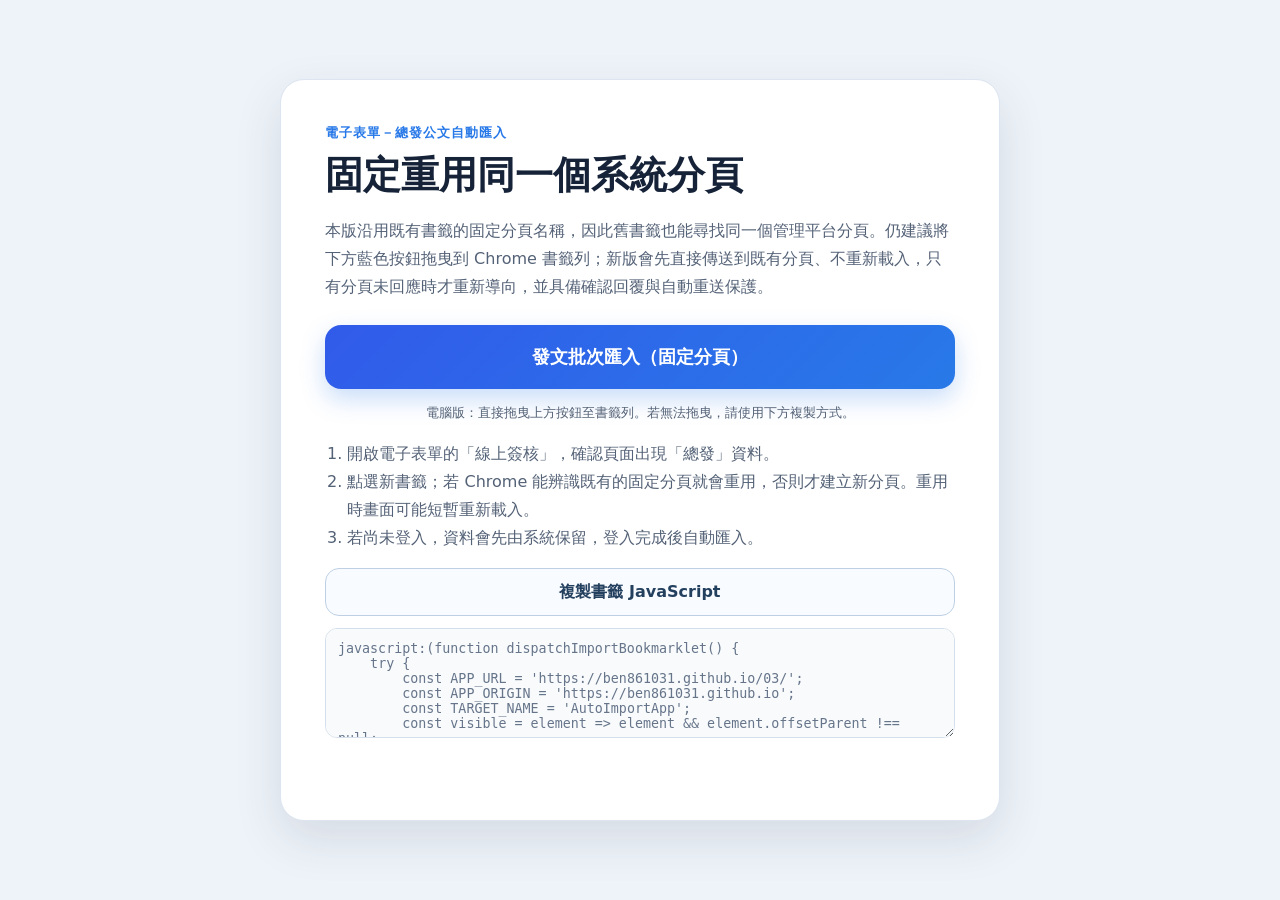
<file: bookmarklet/install.html>
<!doctype html>
<html lang="zh-Hant">
<head>
  <meta charset="utf-8">
  <meta name="viewport" content="width=device-width,initial-scale=1">
  <title>總發公文自動匯入書籤</title>
  <style>
    :root { color-scheme: light; font-family: system-ui,-apple-system,"Segoe UI","Noto Sans TC",sans-serif; color:#152238; background:#eef3f9; }
    * { box-sizing:border-box; }
    body { margin:0; min-height:100vh; display:grid; place-items:center; padding:24px; }
    main { width:min(720px,100%); background:#fff; border:1px solid #dce5f0; border-radius:24px; box-shadow:0 18px 48px rgba(31,51,78,.12); padding:clamp(24px,5vw,44px); }
    .eyebrow { color:#2879e8; font-weight:800; letter-spacing:.08em; font-size:13px; }
    h1 { margin:8px 0 12px; font-size:clamp(26px,5vw,38px); }
    p,li { color:#546277; line-height:1.75; }
    ol { padding-left:1.4em; }
    .bookmark { display:flex; justify-content:center; align-items:center; min-height:64px; margin:24px 0 12px; border-radius:16px; color:#fff; background:linear-gradient(135deg,#315bea,#2879e8); text-decoration:none; font-size:18px; font-weight:800; box-shadow:0 10px 24px rgba(40,121,232,.25); }
    .bookmark:hover { filter:brightness(1.04); }
    .hint { text-align:center; font-size:13px; }
    button { width:100%; min-height:48px; border:1px solid #bfd0e4; border-radius:14px; color:#24405f; background:#f8fbff; font:inherit; font-weight:700; cursor:pointer; }
    textarea { width:100%; min-height:110px; margin-top:12px; padding:12px; border:1px solid #d5dfeb; border-radius:12px; color:#66758a; background:#f8fafc; resize:vertical; }
    .status { min-height:24px; margin:10px 0 0; color:#14845c; font-weight:700; text-align:center; }
  </style>
</head>
<body>
  <main>
    <div class="eyebrow">電子表單－總發公文自動匯入</div>
    <h1>固定重用同一個系統分頁</h1>
        <p>本版沿用既有書籤的固定分頁名稱，因此舊書籤也能尋找同一個管理平台分頁。仍建議將下方藍色按鈕拖曳到 Chrome 書籤列；新版會先直接傳送到既有分頁、不重新載入，只有分頁未回應時才重新導向，並具備確認回覆與自動重送保護。</p>
    <a id="bookmarkLink" class="bookmark" href="#">發文批次匯入（固定分頁）</a>
    <p class="hint">電腦版：直接拖曳上方按鈕至書籤列。若無法拖曳，請使用下方複製方式。</p>
    <ol>
      <li>開啟電子表單的「線上簽核」，確認頁面出現「總發」資料。</li>
      <li>點選新書籤；若 Chrome 能辨識既有的固定分頁就會重用，否則才建立新分頁。重用時畫面可能短暫重新載入。</li>
      <li>若尚未登入，資料會先由系統保留，登入完成後自動匯入。</li>
    </ol>
    <button id="copyButton" type="button">複製書籤 JavaScript</button>
    <textarea id="bookmarkCode" readonly aria-label="書籤 JavaScript"></textarea>
    <div id="copyStatus" class="status" aria-live="polite"></div>
  </main>
  <script src="install.js"></script>
</body>
</html>
</file>
<file: style.css>
@import url('https://fonts.googleapis.com/css2?family=Inter:wght@400;500;600;700&family=Noto+Sans+TC:wght@400;500;600;700&display=swap');

:root {
  --bg-main: #f1f5f9;
  --text-main: #0f172a;
  --text-muted: #64748b;
  
  --sidebar-bg: #f8fafc;
  --sidebar-hover: #ffffff;
  --sidebar-active: #ffffff;
  --sidebar-text: #475569;
  --sidebar-active-text: #0f172a;
  --sidebar-border: #e2e8f0;
  --sidebar-item-bg: #ffffff;
  --sidebar-item-border: #e2e8f0;
  --sidebar-item-hover: #f1f5f9;
  --sidebar-badge-bg: #f1f5f9;
  --sidebar-badge-text: #64748b;
  
  --primary: #3b82f6;
  --primary-hover: #2563eb;
  --success: #10b981;
  --danger: #ef4444;
  --warning: #f59e0b;
  --secondary: #475569;
  --border-light: #e2e8f0;
  --table-th-bg: #f8fafc;
}

:root.theme-ocean {
  --sidebar-bg: #1e3a5f;
  --sidebar-hover: #2a4d7a;
  --sidebar-active: #3b82f6;
  --sidebar-text: #e2e8f0;
  --sidebar-active-text: #ffffff;
  --sidebar-border: #162b47;
  --sidebar-item-bg: rgba(255,255,255,0.06);
  --sidebar-item-border: rgba(255,255,255,0.1);
  --sidebar-item-hover: rgba(255,255,255,0.12);
  --sidebar-badge-bg: rgba(255,255,255,0.15);
  --sidebar-badge-text: #ffffff;
}

:root.theme-gray {
  --sidebar-bg: #f1f5f9;
  --sidebar-hover: #e2e8f0;
  --sidebar-active: #cbd5e1;
  --sidebar-text: #475569;
  --sidebar-active-text: #0f172a;
  --sidebar-border: #e2e8f0;
  --sidebar-item-bg: #ffffff;
  --sidebar-item-border: #cbd5e1;
  --sidebar-item-hover: #f8fafc;
  --sidebar-badge-bg: #cbd5e1;
  --sidebar-badge-text: #334155;
}

:root.theme-dark {
  --sidebar-bg: #0f172a;
  --sidebar-hover: #1e293b;
  --sidebar-active: #3b82f6;
  --sidebar-text: #cbd5e1;
  --sidebar-active-text: #ffffff;
  --sidebar-border: #0f172a;
  --sidebar-item-bg: rgba(255,255,255,0.05);
  --sidebar-item-border: rgba(255,255,255,0.1);
  --sidebar-item-hover: rgba(255,255,255,0.1);
  --sidebar-badge-bg: rgba(255,255,255,0.15);
  --sidebar-badge-text: #ffffff;
}

:root.theme-obsidian {
  --sidebar-bg: #000000;
  --sidebar-hover: #171717;
  --sidebar-active: #262626;
  --sidebar-text: #a3a3a3;
  --sidebar-active-text: #ffffff;
  --sidebar-border: #171717;
  --sidebar-item-bg: rgba(255,255,255,0.08);
  --sidebar-item-border: rgba(255,255,255,0.15);
  --sidebar-item-hover: rgba(255,255,255,0.12);
  --sidebar-badge-bg: rgba(255,255,255,0.2);
  --sidebar-badge-text: #ffffff;
}

:root.theme-milktea {
  --sidebar-bg: #f5f0eb;
  --sidebar-hover: #ece5dc;
  --sidebar-active: #e3dacd;
  --sidebar-text: #786450;
  --sidebar-active-text: #4a3b2c;
  --sidebar-border: #ece5dc;
  --sidebar-item-bg: #ffffff;
  --sidebar-item-border: #e3dacd;
  --sidebar-item-hover: #f5f0eb;
  --sidebar-badge-bg: #e3dacd;
  --sidebar-badge-text: #4a3b2c;
}

:root.theme-sakura {
  --sidebar-bg: #fdf2f8;
  --sidebar-hover: #fce7f3;
  --sidebar-active: #fbcfe8;
  --sidebar-text: #9d174d;
  --sidebar-active-text: #831843;
  --sidebar-border: #fce7f3;
  --sidebar-item-bg: #ffffff;
  --sidebar-item-border: #fbcfe8;
  --sidebar-item-hover: #fce7f3;
  --sidebar-badge-bg: #fbcfe8;
  --sidebar-badge-text: #831843;
}

:root.theme-sepia {
  --sidebar-bg: #fef3c7;
  --sidebar-hover: #fde68a;
  --sidebar-active: #fcd34d;
  --sidebar-text: #92400e;
  --sidebar-active-text: #78350f;
  --sidebar-border: #fde68a;
  --sidebar-item-bg: #ffffff;
  --sidebar-item-border: #fcd34d;
  --sidebar-item-hover: #fef3c7;
  --sidebar-badge-bg: #fcd34d;
  --sidebar-badge-text: #78350f;
}
*{margin:0;padding:0;box-sizing:border-box;font-family:"Inter","Noto Sans TC",sans-serif}
body{display:flex;height:100vh;background:var(--bg-main);color:var(--text-main);overflow:hidden}
#app{display:flex;width:100%;height:100%;overflow:hidden}
.sidebar{
width:56px;
background:var(--sidebar-bg);
color:var(--sidebar-text);
padding:16px 8px;
overflow:hidden;
transition:all 0.4s cubic-bezier(0.16, 1, 0.3, 1);
position:relative;
flex-shrink:0;
border-right:1px solid var(--sidebar-border);
z-index:100;
}

.sidebar:hover{
width:320px;
padding:20px;
overflow:auto;
}
.logo{color:var(--sidebar-active-text);
font-size:22px;
font-weight:700;
margin-bottom:24px;
white-space:nowrap;
letter-spacing:0.5px;
}
.logo-mark{width:24px;height:24px;stroke-width:2.2}
.expanded-logo{align-items:center;gap:12px}

.collapsed-logo{
display:flex;
justify-content:center;
align-items:center;
}

.expanded-logo{
display:none;
}

.sidebar:hover .collapsed-logo{
display:none;
}

.sidebar:hover .expanded-logo{
display:flex;
}

.sidebar .section,
.sidebar .nav,
.sidebar #forecastBox,
.sidebar .badge,
.sidebar div[style*="LINE通知"]{
opacity:0;
pointer-events:none;
transition:.15s;
}

.sidebar:hover .section,
.sidebar:hover .nav,
.sidebar:hover #forecastBox,
.sidebar:hover .badge,
.sidebar:hover div[style*="LINE通知"]{
opacity:1;
pointer-events:auto;
}
.section{font-size:13px;opacity:.6;margin:24px 0 10px;font-weight:600;text-transform:uppercase;letter-spacing:1px}
.nav{display:flex;justify-content:space-between;align-items:center;padding:10px 14px;border-radius:12px;margin-bottom:8px;background:var(--sidebar-item-bg);border:1px solid var(--sidebar-item-border);cursor:pointer;transition: all 0.25s cubic-bezier(0.16, 1, 0.3, 1);white-space:nowrap;overflow:hidden;color:var(--sidebar-text)}
.nav:hover{background:var(--sidebar-item-hover);transform:translateX(4px)}
.nav.active{background:var(--sidebar-active);color:var(--sidebar-active-text);font-weight:700;border-color:var(--primary)}
.nav-label{display:flex;align-items:center;gap:12px}
.nav-icon{width:18px;height:18px;flex:0 0 18px;stroke-width:2}
.data-nav{color:var(--sidebar-text); opacity:0.8}
.data-nav:hover{color:var(--sidebar-active-text); opacity:1}
.badge{background:var(--sidebar-badge-bg);color:var(--sidebar-badge-text);padding:4px 10px;border-radius:999px;font-size:12px;font-weight:700}
.nav.active .badge{background:var(--primary);color:#fff}
.forecast-item{display:flex;justify-content:space-between;align-items:center;padding:10px 14px;border-radius:12px;margin-bottom:6px;background:var(--sidebar-item-bg);border:1px solid var(--sidebar-item-border);cursor:pointer;transition: all 0.2s cubic-bezier(0.16, 1, 0.3, 1)}
.forecast-item:hover{background:var(--sidebar-item-hover);transform:translateX(4px)}
.forecast-item.active{outline:1px solid var(--sidebar-active-text);background:var(--sidebar-active);color:var(--sidebar-active-text);font-weight:700}
.forecast-today{background:transparent;border-color:var(--primary);color:var(--primary);font-weight:700}
.forecast-danger{background:transparent;border-color:var(--danger);color:var(--danger)}
.main{flex:1;padding:32px;overflow:auto;background:var(--bg-main)}
.topbar{display:flex;justify-content:space-between;align-items:center;gap:18px;margin-bottom:24px}
.topbar h1{font-weight:700;font-size:28px;letter-spacing:-0.5px}
.top-actions{display:flex;gap:10px;align-items:center;flex-wrap:wrap;justify-content:flex-end}
.btn{display:inline-flex;align-items:center;justify-content:center;gap:8px;min-height:42px;border:1px solid transparent;padding:9px 16px;border-radius:10px;font-weight:600;font-size:14px;cursor:pointer;transition:all .2s cubic-bezier(0.16, 1, 0.3, 1)}
.btn:hover{transform:translateY(-2px);box-shadow:0 6px 15px rgba(0,0,0,.08)}
.btn:active{transform:translateY(0);box-shadow:none}
.btn-icon{width:18px;height:18px;flex:0 0 18px;stroke-width:2}
.green{background:#10b981;color:#fff}
.blue{background:var(--primary);color:#fff}
.red{background:#ef4444;color:#fff}
.orange{background:#f59e0b;color:#fff}
.excel-export{background:white;color:#059669;border-color:#a7f3d0}
.excel-export:hover{background:#ecfdf5;border-color:#10b981}
.secondary{background:white;color:#475569;border-color:#cbd5e1}
.secondary:hover{background:#f8fafc;border-color:#94a3b8}
.review-link{background:white;color:#475569;border-color:#cbd5e1}
.review-link:hover{background:#f8fafc;border-color:#94a3b8}
.primary-import{background:white;color:var(--primary);border-color:#bfdbfe}
.primary-import:hover{background:#eff6ff;border-color:var(--primary)}
.success-soft{background:white;color:#059669;border-color:#a7f3d0}
.success-soft:hover{background:#ecfdf5;border-color:#10b981}
.danger-soft{background:white;color:#dc2626;border-color:#fecaca}
.danger-soft:hover{background:#fef2f2;border-color:#ef4444}
.cards{display:grid;grid-template-columns:repeat(auto-fit,minmax(200px,1fr));gap:20px;margin-bottom:24px}
.card{background:white;padding:24px;border-radius:20px;border:1px solid var(--border-light);box-shadow:0 2px 8px rgba(0,0,0,.04);transition:transform 0.3s cubic-bezier(0.16, 1, 0.3, 1), box-shadow 0.3s ease}
.card:hover{transform:translateY(-2px);box-shadow:0 8px 16px rgba(0,0,0,.06)}
.card p{font-size:15px;color:var(--text-muted);font-weight:600}
.card h2{font-size:36px;margin-top:8px;font-weight:700;letter-spacing:-1px}
.warning{background:#fef2f2;color:#b91c1c;padding:16px;border-radius:16px;margin-bottom:24px;font-weight:600;display:flex;align-items:center;gap:8px}
.table-wrap{background:white;padding:24px;border-radius:20px;box-shadow:0 4px 20px rgba(0,0,0,.03)}
.toolbar{display:flex;gap:12px;flex-wrap:wrap;margin-bottom:20px}

table{
width:100%;
border-collapse:separate;
border-spacing:0;
}

th{background:var(--table-th-bg);padding:14px 12px;text-align:left;font-weight:600;color:var(--text-muted);font-size:13px;text-transform:uppercase;letter-spacing:0.5px}
th:first-child{border-top-left-radius:15px}
th:last-child{border-top-right-radius:15px}
td{padding:16px 12px;border-bottom:1px solid var(--border-light);vertical-align:top;transition:background 0.2s}
tr:last-child td{border-bottom:none}
tbody tr:nth-child(even) td{background:#f8fafc}
tbody tr:hover td{background:#f1f5f9}

th:nth-child(1), td:nth-child(1){width:40px}
th:nth-child(2), td:nth-child(2){
width:auto;
}
th:nth-child(4), td:nth-child(4){
width:90px;
white-space:nowrap;
text-align:center;
}
th:nth-child(5), td:nth-child(5),
th:nth-child(6), td:nth-child(6){
width:110px;
white-space:nowrap;
text-align:center;
}
th:nth-child(7), td:nth-child(7){width:120px}
th:nth-child(8), td:nth-child(8){width:90px}
th:nth-child(9), td:nth-child(9){width:90px}

td{
line-height:1.7;
word-break:break-word;
}

.overdue-row td{background:#fef2f2 !important}
.overdue-row:hover td{background:#fee2e2 !important}

.date-diff-row td{background:#fffbeb !important}
.date-diff-row:hover td{background:#fef3c7 !important}
.pill{padding:6px 12px;border-radius:999px;font-weight:600;display:inline-block;cursor:pointer;min-width:70px;text-align:center;font-size:13px;transition:all 0.2s}
.pill:hover{filter:brightness(0.95)}
.send-pill{background:#eff6ff;color:#2563eb}
.display-pill{background:#f1f5f9;color:#475569}
.status-btn{padding:8px 12px;border:none;border-radius:999px;font-weight:600;cursor:pointer;transition:all 0.2s}
.status-btn:hover{filter:brightness(0.95)}
.pending{background:#fef3c7;color:#92400e}
.done{background:#d1fae5;color:#065f46}
.note{width:90px;padding:8px;border-radius:8px;border:1px solid var(--border-light);font-size:13px;transition:border-color 0.2s,box-shadow 0.2s}
.note:focus{outline:none;border-color:var(--primary);box-shadow:0 0 0 3px rgba(59,130,246,0.1)}
.hidden-date{position:absolute;opacity:0;width:1px;pointer-events:none}
.subject-link{
color:var(--primary);
text-decoration:none;
font-weight:600;
transition:color 0.2s;
}
.subject-link:hover{
color:var(--primary-hover);
text-decoration:underline;
}

.modal{animation: modalFadeIn 0.3s cubic-bezier(0.16, 1, 0.3, 1);display:none;position:fixed;inset:0;background:rgba(15,23,42,0.4);backdrop-filter:blur(8px);-webkit-backdrop-filter:blur(8px);justify-content:center;align-items:center;z-index:99999}
.modal-box{animation: modalBoxSlideDown 0.4s cubic-bezier(0.16, 1, 0.3, 1) forwards;background:white;width:900px;max-width:95%;max-height:90vh;overflow-y:auto;padding:32px;border-radius:24px;box-shadow:0 20px 40px rgba(0,0,0,0.1)}
.modal-box h2{font-size:24px;font-weight:700;margin-bottom:16px}
.preview-summary{display:grid;grid-template-columns:repeat(3,1fr);gap:16px;margin:24px 0}
.preview-stat{padding:16px;border:1px solid var(--border-light);border-radius:16px;background:#f8fafc;box-shadow:0 2px 4px rgba(0,0,0,0.02)}
.preview-stat strong{display:block;font-size:28px;margin-top:6px;font-weight:700}
.preview-stat.danger{background:#fef2f2;border-color:#fecaca;color:#dc2626}
.preview-list{max-height:140px;overflow:auto;margin-top:10px;padding:12px 16px;background:#f8fafc;border-radius:12px;font-size:14px;line-height:1.7;border:1px solid var(--border-light)}
.preview-list:empty::before{content:"無";color:var(--text-muted)}
.select-all{width:18px;height:18px;cursor:pointer;accent-color:var(--primary)}
.toolbar input[type="date"], .toolbar select{padding:10px 14px;border-radius:10px;border:1px solid var(--border-light);background:white;font-weight:500;transition:border-color 0.2s}
.toolbar input[type="date"]:focus, .toolbar select:focus{outline:none;border-color:var(--primary)}
.search-wrap{display:flex;align-items:center;gap:8px;min-width:300px}
.search-wrap input{flex:1;min-width:0;padding:10px 16px !important;transition:border-color 0.2s,box-shadow 0.2s}
.search-wrap input:focus{outline:none;border-color:var(--primary);box-shadow:0 0 0 3px rgba(59,130,246,0.1)}
.muted-btn{background:#f1f5f9;color:var(--text-main);border-color:#f1f5f9}
.muted-btn:hover{background:#e2e8f0;border-color:#e2e8f0}
.sort-btn{display:inline-flex;align-items:center;gap:5px;border:0;background:transparent;color:inherit;font:inherit;font-weight:700;cursor:pointer;padding:0;transition:color 0.2s}
.sort-btn:hover{color:var(--primary)}
.sort-mark{font-size:11px;color:var(--primary)}
.sort-mark:empty{display:none}
.toast{position:fixed;right:32px;bottom:32px;z-index:100000;background:var(--text-main);color:white;padding:14px 20px;border-radius:14px;box-shadow:0 12px 30px rgba(0,0,0,.15);font-weight:600;opacity:0;pointer-events:none;transform:translateY(24px) scale(0.95);transition: opacity 0.4s cubic-bezier(0.16, 1, 0.3, 1), transform 0.4s cubic-bezier(0.16, 1, 0.3, 1)}
.toast.show{opacity:1;transform:translateY(0) scale(1)}
.pagination{display:flex;align-items:center;justify-content:center;gap:8px;flex-wrap:wrap;margin-top:24px}
.pagination-info{width:100%;text-align:center;font-weight:600;color:var(--text-muted);margin-bottom:8px}
.page-btn{min-width:44px;min-height:44px;border:1px solid transparent;background:#f1f5f9;color:var(--text-main);border-radius:12px;font-weight:700;cursor:pointer;transition:all 0.2s}
.page-btn:hover{background:#e2e8f0}
.page-btn.active{background:var(--primary);color:white;box-shadow:0 4px 12px rgba(59,130,246,0.3)}
.page-btn:disabled{opacity:.4;cursor:not-allowed;box-shadow:none;transform:none;background:#f1f5f9}
.page-nav{padding:0 20px;background:white;border:1px solid var(--border-light)}
.page-nav:hover{background:#f8fafc}
.page-ellipsis{min-width:24px;text-align:center;color:var(--text-muted);font-weight:700}
table{table-layout:auto}
th{padding:16px 12px;vertical-align:middle}
td{padding:16px 12px;vertical-align:top}
th:nth-child(1), td:nth-child(1){width:40px;min-width:40px}
th:nth-child(2), td:nth-child(2){width:110px;min-width:110px;white-space:nowrap}
th:nth-child(3), td:nth-child(3){width:35%;min-width:280px;max-width:500px;line-height:1.7}
@media (min-width: 769px) {
  th:nth-child(4), td:nth-child(4) { display: none !important; }
}
th:nth-child(4), td:nth-child(4){width:90px;min-width:90px;text-align:center;white-space:nowrap}
th:nth-child(5), td:nth-child(5){width:80px;min-width:80px;text-align:center;white-space:nowrap}
th:nth-child(6), td:nth-child(6),
th:nth-child(7), td:nth-child(7){width:90px;min-width:90px;text-align:center;white-space:nowrap}
th:nth-child(8), td:nth-child(8){width:90px;min-width:90px;text-align:center}
th:nth-child(9), td:nth-child(9){width:120px;min-width:120px}
th:nth-child(10), td:nth-child(10){width:110px;min-width:110px;white-space:nowrap;text-align:center}
th:nth-child(11), td:nth-child(11){width:110px;min-width:110px;white-space:nowrap;text-align:center}
td:nth-child(3) a{display:block;line-height:1.7;word-break:break-word}
.status-btn{padding:6px 12px !important;font-size:13px;width:auto;min-width:82px}
.table-wrap{overflow-x:auto}
.note {
  width: 100px !important;
  text-overflow: ellipsis;
  transition: width 0.3s cubic-bezier(0.16, 1, 0.3, 1) !important;
}
.note:focus {
  width: 250px !important;
}
.pill{min-width:70px !important;font-size:13px !important}
.table-scroll{max-height:560px;overflow-y:auto;overflow-x:auto;border-radius:16px;border:1px solid var(--border-light)}
.table-scroll::-webkit-scrollbar{width:8px;height:8px}
.table-scroll::-webkit-scrollbar-track{background:transparent}
.table-scroll::-webkit-scrollbar-thumb{background:rgba(0,0,0,0.1);border-radius:8px}
.table-scroll::-webkit-scrollbar-thumb:hover{background:rgba(0,0,0,0.2)}
.table-scroll thead th{position:sticky;top:0;z-index:10;background:var(--table-th-bg) !important;backdrop-filter:blur(4px);box-shadow:0 1px 2px rgba(0,0,0,.05)}
.done-cell{white-space:nowrap;font-size:13px;color:var(--text-muted)}
.subject-link{display:block;line-height:1.7}
#doneFilterArea{align-items:center;gap:12px;margin-left:24px;padding-left:16px;border-left:1px solid var(--border-light)}
#doneFilterArea input[type="date"]{padding:10px 14px;border:1px solid var(--border-light);border-radius:10px;background:#fff;transition:border-color 0.2s}
#doneFilterArea input[type="date"]:focus{border-color:var(--primary);outline:none;box-shadow:0 0 0 3px rgba(59,130,246,0.1)}
#doneFilterArea .btn{margin-left:8px}

@keyframes modalFadeIn {
  from { background: rgba(15,23,42,0); backdrop-filter:blur(0px); }
  to { background: rgba(15,23,42,0.4); backdrop-filter:blur(8px); }
}
@keyframes modalBoxSlideDown {
  from { opacity: 0; transform: translateY(-30px) scale(0.95); }
  to { opacity: 1; transform: translateY(0) scale(1); }
}

/* Login Screen */
.login-screen {
  position: fixed;
  top: 0; left: 0; width: 100vw; height: 100vh;
  background: linear-gradient(135deg, #f5f7fa 0%, #c3cfe2 100%);
  display: flex;
  justify-content: center;
  align-items: center;
  z-index: 9999;
  transition: opacity 0.4s ease, visibility 0.4s;
}
.login-screen.hidden {
  opacity: 0;
  visibility: hidden;
}
.login-box.clean-style {
  background: #ffffff;
  padding: 48px 40px;
  border-radius: 16px;
  box-shadow: 0 10px 40px rgba(0, 0, 0, 0.08);
  width: 380px;
  max-width: 90%;
  text-align: center;
}
.login-avatar {
  display: flex;
  justify-content: center;
  margin-bottom: 20px;
}
.login-avatar svg {
  width: 80px;
  height: 80px;
  color: #4f46e5;
  background: #e0e7ff;
  border-radius: 50%;
  padding: 16px;
}
.login-title {
  color: #1e293b;
  font-size: 20px;
  font-weight: 600;
  margin-bottom: 24px;
}
.login-divider {
  width: 100%;
  height: 1px;
  background: #f1f5f9;
  margin-bottom: 32px;
}
.login-input-group {
  display: flex;
  flex-direction: column;
  gap: 16px;
  margin-bottom: 24px;
}
.pill-input {
  width: 100%;
  padding: 14px 20px;
  border-radius: 50px;
  border: 1px solid #cbd5e1;
  font-size: 15px;
  outline: none;
  background: #ffffff;
  color: #0f172a;
  transition: border-color 0.2s, box-shadow 0.2s;
  box-sizing: border-box;
}
.pill-input::placeholder {
  color: #94a3b8;
}
.pill-input:focus {
  border-color: #4f46e5;
  box-shadow: 0 0 0 3px rgba(79, 70, 229, 0.15);
}
.login-error {
  color: #ef4444;
  font-size: 14px;
  margin-bottom: 20px;
  font-weight: 500;
}
.login-error.hidden {
  display: none;
}
.pill-btn {
  width: 100%;
  padding: 14px;
  border-radius: 50px;
  background: linear-gradient(135deg, #4f46e5 0%, #3b82f6 100%);
  color: #ffffff;
  border: none;
  font-size: 16px;
  font-weight: 600;
  cursor: pointer;
  transition: transform 0.2s, box-shadow 0.2s;
  box-sizing: border-box;
  box-shadow: 0 4px 12px rgba(79, 70, 229, 0.3);
}
.pill-btn:hover {
  transform: translateY(-2px);
  box-shadow: 0 6px 16px rgba(79, 70, 229, 0.4);
}
.pill-btn:active {
  transform: translateY(0);
  box-shadow: 0 2px 8px rgba(79, 70, 229, 0.3);
}

/* Sync Indicator */
.sync-indicator {
  position: fixed;
  bottom: 24px;
  right: 24px;
  background: var(--panel);
  padding: 10px 20px;
  border-radius: 30px;
  box-shadow: 0 4px 15px rgba(0,0,0,0.08);
  display: flex;
  align-items: center;
  gap: 10px;
  z-index: 9000;
  transition: all 0.3s cubic-bezier(0.4, 0, 0.2, 1);
  border: 1px solid var(--border-light);
  color: var(--text-main);
  font-weight: 600;
}
.sync-indicator.hidden {
  opacity: 0;
  transform: translateY(20px);
  pointer-events: none;
}
.sync-spinner {
  width: 16px;
  height: 16px;
  border: 2px solid var(--primary);
  border-right-color: transparent;
  border-radius: 50%;
  animation: spin 1s linear infinite;
}
@keyframes spin {
  from { transform: rotate(0deg); }
  to { transform: rotate(360deg); }
}

/* Mobile Menu Button */
.mobile-menu-btn {
  display: none;
  background: none;
  border: none;
  font-size: 24px;
  cursor: pointer;
  color: var(--text-main);
  margin-right: 12px;
  padding: 4px;
}
.mobile-overlay {
  position: fixed;
  top: 0; left: 0; width: 100vw; height: 100vh;
  background: rgba(0,0,0,0.4);
  backdrop-filter: blur(2px);
  z-index: 9000;
  opacity: 0;
  visibility: hidden;
  transition: opacity 0.3s ease, visibility 0.3s;
}
.mobile-overlay.active {
  opacity: 1;
  visibility: visible;
}

/* Mobile Responsive Design (RWD) */
@media (max-width: 768px) {
  .sidebar {
    position: fixed;
    top: 0;
    left: 0;
    height: 100vh;
    width: 320px !important;
    padding: 20px !important;
    overflow-y: auto !important;
    z-index: 10000;
    transform: translateX(-100%);
    transition: transform 0.3s cubic-bezier(0.4, 0, 0.2, 1);
    box-shadow: 4px 0 15px rgba(0,0,0,0.1);
  }
  .sidebar.mobile-open {
    transform: translateX(0);
  }
  .sidebar .collapsed-logo { display: none !important; }
  .sidebar .expanded-logo { display: flex !important; }
  .sidebar .section,
  .sidebar .nav,
  .sidebar #forecastBox,
  .sidebar .badge,
  .sidebar div[style*="LINE"] {
    opacity: 1 !important;
    pointer-events: auto !important;
  }
  .main {
    margin-left: 0 !important;
    padding: 68px 12px 12px 12px;
    width: 100%;
    box-sizing: border-box;
  }
  .cards {
    grid-template-columns: repeat(2, 1fr);
    gap: 12px;
    margin-bottom: 16px;
  }
  .card {
    padding: 16px;
  }
  .card h2 {
    font-size: 24px;
  }
  .topbar {
    flex-wrap: wrap;
    gap: 12px;
    margin-bottom: 20px;
  }
  .page-title-wrap {
    display: flex;
    align-items: center;
    justify-content: center;
    position: fixed;
    top: 0;
    left: 0;
    width: 100vw;
    height: 56px;
    background: #ffffff;
    z-index: 8000;
    box-shadow: 0 1px 8px rgba(0,0,0,0.06);
    padding: 0;
  }
  .page-title-wrap h1 {
    font-size: 18px;
    font-weight: 700;
    margin: 0;
    color: #1e293b;
  }
  .mobile-menu-btn {
    display: flex;
    align-items: center;
    justify-content: center;
    position: absolute;
    left: 8px;
    width: 44px;
    height: 44px;
    border-radius: 50%;
    background: transparent;
    color: #475569;
    border: none;
    padding: 0;
    transition: background 0.2s;
  }
  .mobile-menu-btn:active {
    background: #f1f5f9;
  }
  .mobile-menu-btn svg {
    width: 24px;
    height: 24px;
  }
  .sync-indicator {
    top: auto !important;
    bottom: 24px;
    left: 50%;
    right: auto;
    transform: translateX(-50%);
  }
  .sync-indicator.hidden {
    transform: translate(-50%, 20px) !important;
  }
  
  .search-wrap {
    width: 100%;
    min-width: 0;
  }
  .top-actions {
    flex-wrap: wrap;
    width: 100%;
    gap: 8px;
  }
  .top-actions .btn {
    flex: 1 1 calc(50% - 8px);
    justify-content: center;
    padding: 12px;
    font-size: 13px;
  }
  .top-actions .btn.danger-soft {
    flex: 1 1 100%;
  }
  #excelExportArea {
    width: 100% !important;
    justify-content: space-between !important;
  }
  #excelExportArea .btn {
    width: calc(50% - 4px) !important;
    flex: none !important;
  }
  .table-scroll {
    border: none;
    background: transparent;
    overflow-x: hidden;
  }
  table, thead, tbody, th, td, tr { display: block; }
  thead { display: none; }
  tr {
    display: flex;
    flex-wrap: wrap;
    margin-bottom: 24px;
    background: #ffffff;
    border: 1px solid rgba(0,0,0,0.06);
    border-left: 5px solid #f59e0b;
    border-radius: 16px;
    box-shadow: 0 10px 25px -5px rgba(0,0,0,0.05), 0 8px 10px -6px rgba(0,0,0,0.01);
    position: relative;
    overflow: hidden;
    padding: 0;
  }
  
  /* 取消電腦版的 hover 與偶數列底色，避免手機點擊卡片時變灰 */
  tbody tr:hover td,
  tbody tr:nth-child(even) td {
    background: transparent;
  }
  
  tr.date-diff-row { border-left-color: #fde047; }
  tr.overdue-row { border-left-color: #ef4444; }
  tr.done-row { border-left-color: #10b981; }

  td {
    width: 100% !important;
    max-width: none !important;
    display: flex;
    align-items: center;
    box-sizing: border-box;
    font-size: 14px;
  }
  td::before {
    display: none;
  }

  /* Header: Checkbox & Doc No & Status */
  td[data-label="選取"] {
    width: auto !important;
    padding: 13px 12px 4px 16px;
    border-bottom: none;
  }
  td[data-label="選取"] input[type="checkbox"] {
    transform: scale(1.3);
    margin: 0;
    accent-color: var(--primary);
  }
  
  td[data-label="表單編號"] {
    width: auto !important;
    flex: 1;
    padding: 13px 115px 4px 4px;
    border: none;
    font-weight: 800;
    font-size: 16px;
    color: var(--primary, #3b82f6);
    background: transparent;
    letter-spacing: 0.5px;
    word-break: break-all;
  }
  td[data-label="表單編號"]::before {
    display: inline;
    content: "表單編號：";
    color: #94a3b8;
    font-size: 13px;
    font-weight: 600;
    margin-right: 4px;
    letter-spacing: normal;
  }
  
  td[data-label="狀態"] {
    position: absolute;
    right: 2px;
    top: 13px;
    width: auto !important;
    padding: 0;
    border: none;
  }
  
  /* Subject: Prominent & Full width */
  td[data-label="主旨"] {
    padding: 16px 20px 16px 20px;
    border-top: 1px dashed #e2e8f0;
    border-bottom: 1px dashed #e2e8f0;
  }
  .subject-link {
    text-align: left;
    display: block;
    font-size: 16px;
    font-weight: 600;
    color: #1e293b;
    line-height: 1.6;
    word-break: break-word;
  }
  
  /* Metadata Grid (Project, Handler, Dates) */
  td[data-label="計畫編號"],
  td[data-label="承辦人"] {
    width: 50% !important;
    padding: 12px 20px 4px 20px;
    border: none;
    flex-direction: column;
    align-items: flex-start;
    gap: 8px;
  }
  td[data-label="計畫編號"] { padding-right: 8px; }
  td[data-label="承辦人"] { padding-left: 8px; }
  
  td[data-label="計畫編號"]::before {
    display: block;
    content: "計畫編號：";
    font-size: 12px;
    color: #94a3b8;
  }
  td[data-label="承辦人"]::before {
    display: block;
    content: "承辦人：";
    font-size: 12px;
    color: #94a3b8;
  }
  td[data-label="計畫編號"] span.val,
  td[data-label="承辦人"] span.val {
    display: inline-block;
    background: #f1f5f9;
    padding: 4px 12px;
    border-radius: 6px;
    font-weight: 700;
    color: #334155;
    font-size: 14px;
    letter-spacing: 0.5px;
  }
  
  td[data-label="應發文日"],
  td[data-label="顯示發文"] {
    width: 50% !important;
    padding: 12px 20px 12px 20px;
    border: none;
    flex-direction: column;
    align-items: flex-start;
    gap: 8px;
  }
  td[data-label="應發文日"] { padding-right: 8px; }
  td[data-label="顯示發文"] { padding-left: 8px; }
  
  td[data-label="應發文日"]::before {
    display: block;
    content: "發文日期：";
    font-size: 12px;
    color: #94a3b8;
  }
  td[data-label="顯示發文"]::before {
    display: block;
    content: "公文顯示日期：";
    font-size: 12px;
    color: #94a3b8;
  }
  
  td[data-label="應發文日"] .pill,
  td[data-label="顯示發文"] .pill {
    width: auto !important;
    min-width: 90px;
    text-align: center;
    box-sizing: border-box;
    padding: 8px 16px !important;
    border-radius: 999px;
    display: inline-block;
  }

  /* Note Input */
  td[data-label="備註"] {
    padding: 8px 20px 20px 20px;
    border-bottom: none;
    flex-wrap: wrap;
  }
  td[data-label="備註"]::before {
    display: block;
    content: "✏️ 備註";
    font-size: 13px;
    color: #94a3b8;
    margin-bottom: 8px;
    width: 100%;
  }
  td input.note {
    flex: 1 1 100%;
    width: 100% !important;
    max-width: none;
    box-sizing: border-box;
    text-align: left;
    background: #f8fafc;
    border: 1px solid #e2e8f0;
    padding: 12px 16px;
    border-radius: 12px;
    font-size: 14px;
    transition: all 0.2s;
  }
  td input.note:focus {
    background: #ffffff;
    border-color: var(--primary);
    box-shadow: 0 0 0 3px rgba(59,130,246,0.1);
    outline: none;
  }
  
  /* Done Time */
  td[data-label="完成時間"] {
    padding: 0 20px 12px 20px;
    border: none;
    color: #10b981;
    font-size: 13px;
    font-weight: 600;
  }
  td[data-label="完成時間"]::before {
    display: inline;
    content: "✔️ 完成於";
    margin-right: 6px;
  }

  /* Actions */
  td[data-label="操作"] {
    background: #f8fafc !important;
    justify-content: flex-end;
    gap: 12px;
    border-top: 1px solid #f1f5f9;
    padding: 12px 20px;
    border-bottom-right-radius: 14px;
  }
  td[data-label="操作"] .icon-btn {
    background: #ffffff;
    border: 1px solid #cbd5e1;
    border-radius: 50%;
    width: 42px;
    height: 42px;
    padding: 0;
    display: flex;
    justify-content: center;
    align-items: center;
    box-shadow: 0 2px 6px rgba(0,0,0,0.04);
  }
  td select.status-btn { 
    width: auto; 
    min-width: 0;
    padding: 4px 32px 4px 10px !important; 
    font-size: 13px;
    appearance: none;
    -webkit-appearance: none;
    background-image: url("data:image/svg+xml;charset=UTF-8,%3Csvg xmlns='http://www.w3.org/2000/svg' viewBox='0 0 24 24' fill='none' stroke='%2394a3b8' stroke-width='2' stroke-linecap='round' stroke-linejoin='round'%3E%3Cpolyline points='6 9 12 15 18 9'%3E%3C/polyline%3E%3C/svg%3E");
    background-repeat: no-repeat;
    background-position: right 10px center;
    background-size: 14px;
  }
  
  .table-wrap {
    padding: 0;
    background: transparent;
    box-shadow: none;
  }
  #doneFilterArea {
    margin-left: 0;
    padding-left: 0;
    border-left: none;
    width: 100%;
    overflow-x: auto;
    white-space: nowrap;
    gap: 8px;
    margin-top: 10px;
    padding-bottom: 6px;
    scrollbar-width: none;
    -webkit-overflow-scrolling: touch;
  }
  #doneFilterArea::-webkit-scrollbar {
    display: none;
  }
  #doneFilterArea .btn {
    flex: 0 0 auto !important;
    white-space: nowrap !important;
    padding: 6px 14px !important;
    font-size: 13px !important;
    min-height: 36px !important;
    border-radius: 999px !important;
  }
}

/* Fullscreen Loader */
.fullscreen-loader {
  position: fixed;
  top: 0; left: 0; width: 100vw; height: 100vh;
  background-color: var(--bg-main, #f8fafc);
  display: flex;
  flex-direction: column;
  justify-content: center;
  align-items: center;
  z-index: 10000;
  transition: opacity 0.4s ease, visibility 0.4s;
}
.fullscreen-loader.hidden {
  opacity: 0;
  visibility: hidden;
}
.fs-spinner {
  width: 48px;
  height: 48px;
  border: 4px solid var(--border-light, #e2e8f0);
  border-top-color: #3b82f6;
  border-radius: 50%;
  animation: spin 1s linear infinite;
  margin-bottom: 24px;
}
.fs-text {
  color: var(--text-main, #334155);
  font-size: 18px;
  font-weight: 500;
  letter-spacing: 1px;
}

/* Import Text Placeholder */
#importText[contenteditable]:empty::before {
  content: attr(data-placeholder);
  color: #94a3b8;
  pointer-events: none;
  display: block;
}

/* Calendar Stats Grid */
.calendar-grid {
    display: grid;
    grid-template-columns: repeat(7, 1fr);
    gap: 10px;
}
.calendar-header {
    text-align: center;
    font-weight: 600;
    color: var(--text-muted, #64748b);
    padding: 8px 0;
}
.calendar-cell {
    border: 1px solid var(--border-light, #e2e8f0);
    border-radius: 8px;
    padding: 8px;
    min-height: 80px;
    display: flex;
    flex-direction: column;
    justify-content: space-between;
    background: white;
}
.calendar-cell.empty {
    background: transparent;
    border: none;
}
.calendar-cell.today {
    border-color: #3b82f6;
    background: #eff6ff;
}
.calendar-cell .date-num {
    font-size: 14px;
    font-weight: 500;
    color: var(--text-main, #334155);
}
.calendar-cell.today .date-num {
    color: #2563eb;
    font-weight: 700;
}
.calendar-cell .doc-badge {
    background: #3b82f6;
    color: white;
    font-size: 12px;
    padding: 4px 6px;
    border-radius: 4px;
    text-align: center;
    font-weight: 500;
    box-shadow: 0 2px 4px rgba(59,130,246,0.3);
    margin-top: 4px;
}
.calendar-cell.has-data {
    cursor: pointer;
    transition: all 0.2s ease;
}
.calendar-cell.has-data:hover {
    transform: translateY(-2px);
    box-shadow: 0 4px 12px rgba(0,0,0,0.1);
    border-color: #3b82f6;
}
</file>
